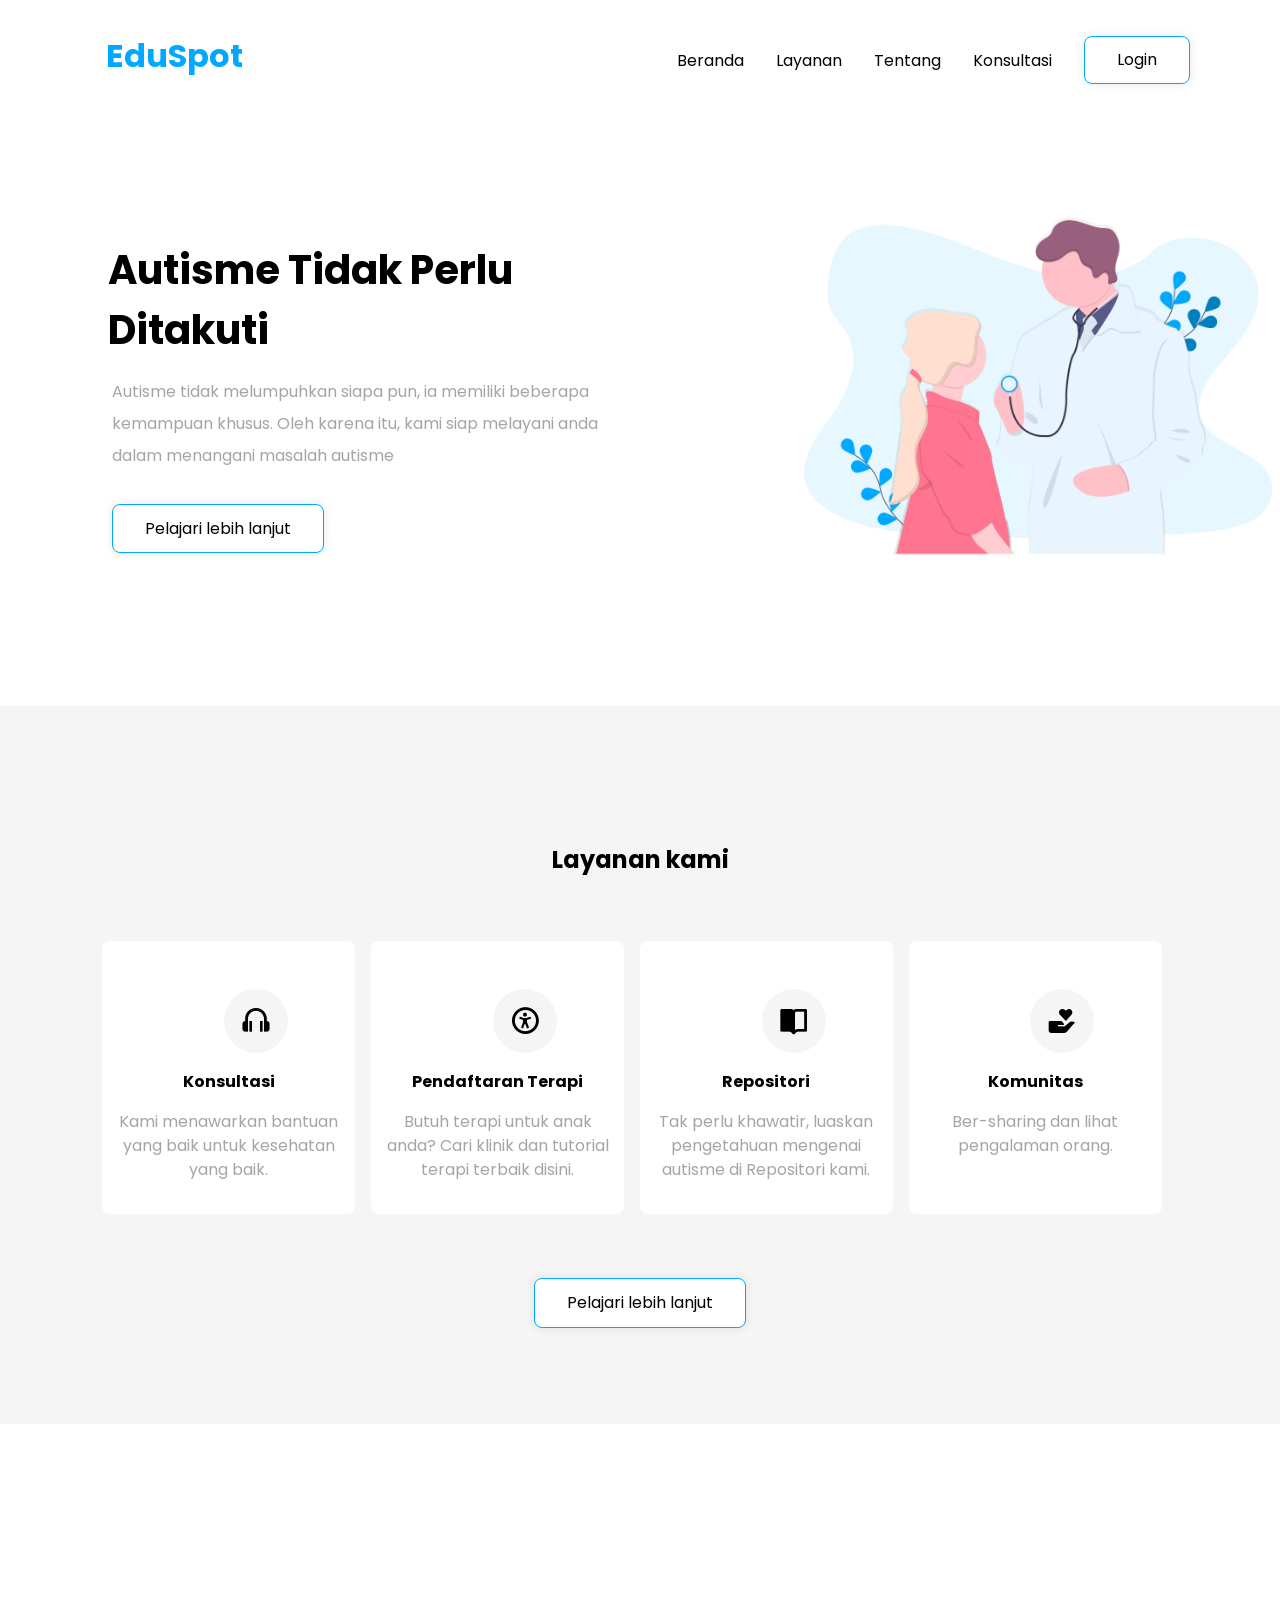
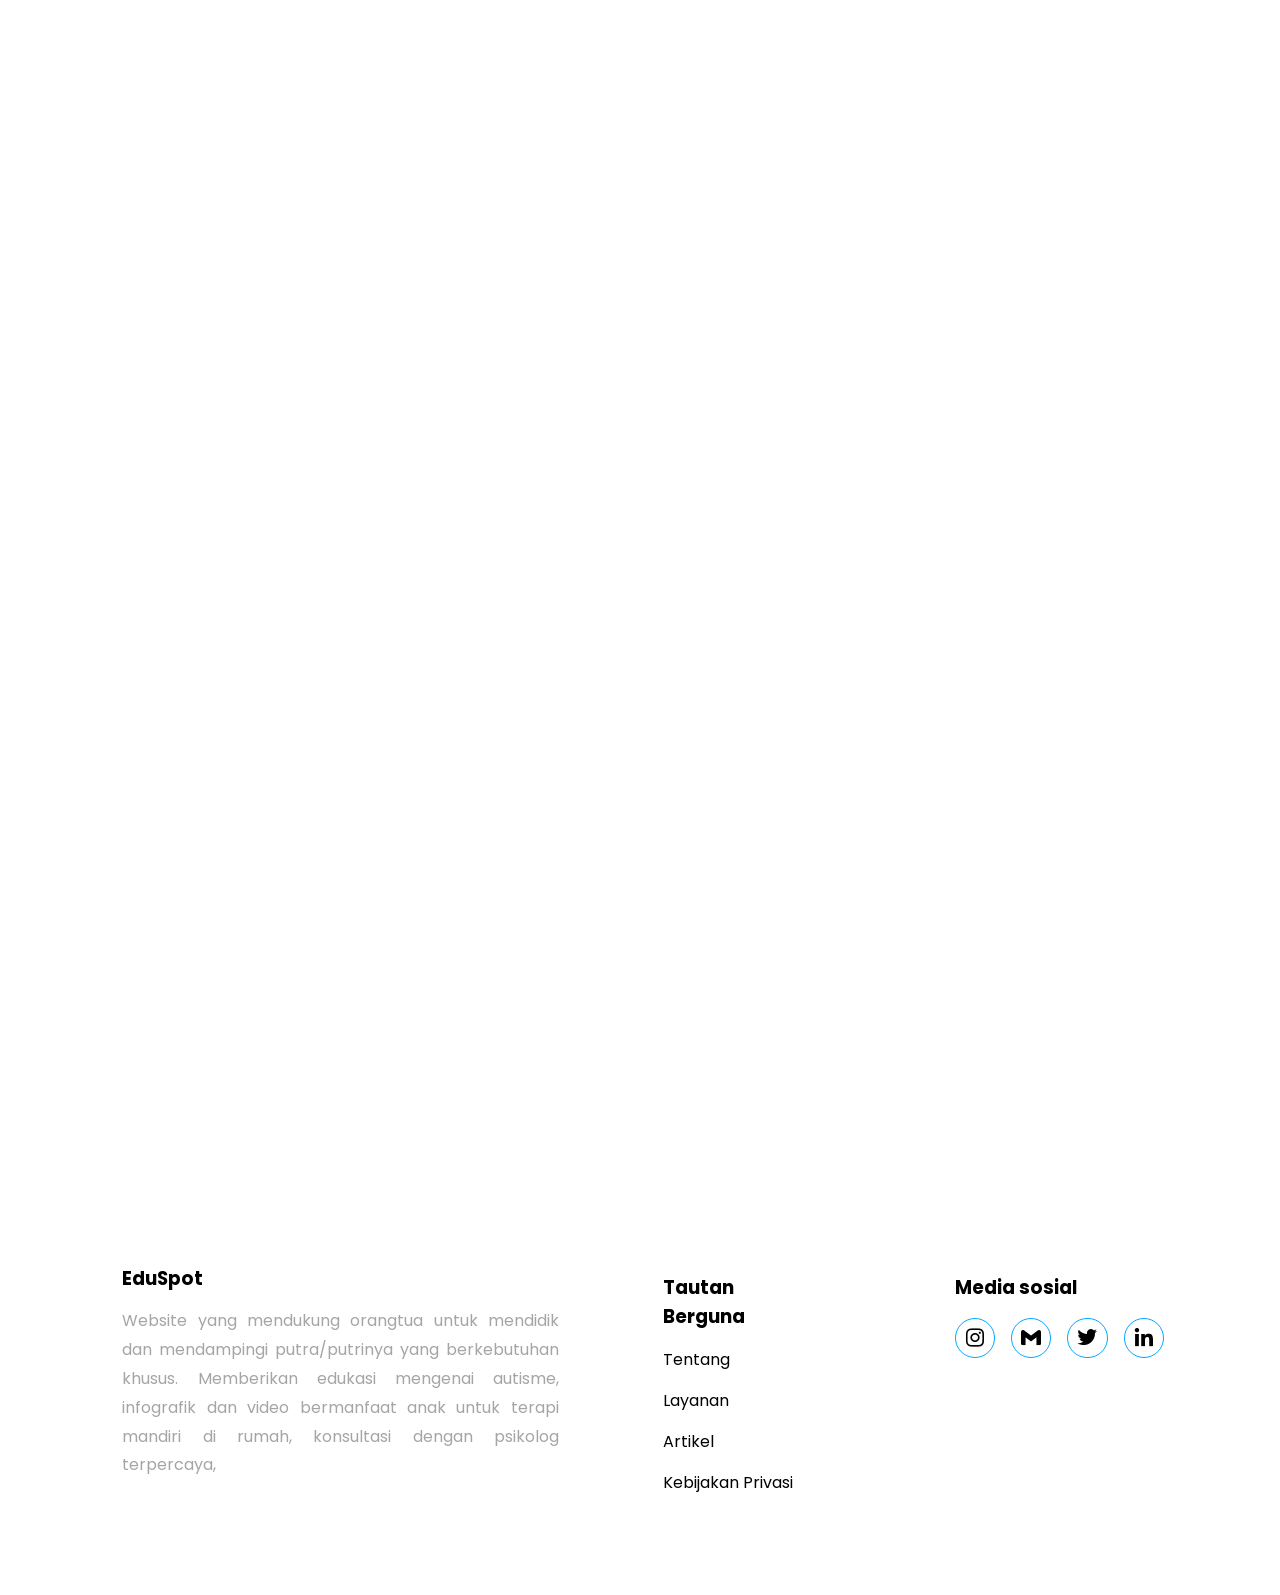
<file: index.html>
<!DOCTYPE html>
<html lang="en">
<head>
    <meta charset="UTF-8">
    <meta name="viewport" content="width=device-width, initial-scale=1.0">
    <title>EduSpot</title>

    <!-- CSS -->
    <link rel="stylesheet" href="Style/indexStyle.css">

    <!-- Boxicons -->
    <link rel="stylesheet" href="https://unpkg.com/boxicons@latest/css/boxicons.min.css">

    <!-- Google Font -->
    <link rel="preconnect" href="https://fonts.googleapis.com">
    <link rel="preconnect" href="https://fonts.gstatic.com" crossorigin>
    <link href="https://fonts.googleapis.com/css2?family=Kanit:wght@400;500&family=Poppins:ital,wght@0,100;0,200;0,300;0,400;0,500;0,600;0,700;0,800;0,900;1,100;1,200;1,300;1,400;1,500;1,600;1,700;1,800;1,900&display=swap" rel="stylesheet">
    
    <!-- Web Icon -->
    <link rel="icon" href="">

    <!-- transisi -->
    <link rel="stylesheet" href="https://unpkg.com/aos@next/dist/aos.css" />
</head>
<body>
    <header>
        <div class="EduSpot-Logo">
            <h1><a href="index.html">EduSpot</a></h1>
        </div>
        <div class="EduSpot-Menu">
            <ul>
                <li><a href="#">Beranda</a></li>
                <li><a href="#Service">Layanan</a></li>
                <li><a href="#about">Tentang</a></li>
                <li><a href="#consult">Konsultasi</a></li>
                <li><a href="login.html" class="btnLogin">Login</a></li>
            </ul>
        </div>
    </header>

    <article>
            
        <section class="Lorentza" data-aos="fade-up" data-aos-duration="1500">
        <div class="hero">
            <h1>Autisme Tidak Perlu <br>Ditakuti</h1>
            <p>Autisme tidak melumpuhkan siapa pun, ia memiliki beberapa kemampuan khusus. Oleh karena itu, kami siap melayani anda dalam menangani masalah autisme</p>
            <button class="btnLogin oreh resize">Pelajari lebih lanjut</button>
        </div>
        <div class="Meow">
            <img src="Img/docrot.png" alt="">
        </div>
            </section>

        
        <section class="Fateeh" id="Service" data-aos="fade-up" data-aos-duration="1500">
            <h2>Layanan kami</h2>
            <div class="Service-List">
                
                <div class="cardView">
                    <i class='bx bx-headphone'></i>
                    <h4>Konsultasi</h4>
                    <p>Kami menawarkan bantuan yang baik untuk kesehatan <br>yang baik.</p>
                </div>
                
                <div class="cardView">
                    <i class='bx bx-universal-access'></i>
                    <h4>Pendaftaran Terapi</h4>
                    <p>Butuh terapi untuk anak anda? Cari klinik dan tutorial terapi terbaik disini.</p>
                </div>
                <div class="cardView">
                    <i class='bx bxs-book-open' ></i>
                    <h4>Repositori</h4>
                    <p>Tak perlu khawatir, luaskan pengetahuan mengenai autisme di Repositori kami.</p>
                </div>
                <div class="cardView">
                    <i class='bx bxs-donate-heart'></i>
                    <h4>Komunitas</h4>
                    <p>Ber-sharing dan lihat pengalaman orang.</p>
                </div>
            </div>
            <div class="center">
                <button class="btnLogin resize">Pelajari lebih lanjut</button>
            </div>
            
        </section>


        <section id="about" data-aos="fade-up" data-aos-duration="1500">
            <h2>Tentang kami</h2>
            <div class="flex" style="justify-content: space-evenly;">
                <img src="Img/Docto2.jpeg" alt="">
                <div class="AboutList">
    
                    <div class="AboutCard">
                        <i class='bx bx-pencil' ></i>
                        <b>Apa itu EduSpot?</b>
                        <p>Website yang mendukung orangtua untuk mendidik dan mendampingi putra/putrinya yang berkebutuhan khusus.</p>
                    </div>
    
                    <div class="AboutCard">
                        <i class='bx bx-pin' ></i>
                        <b>Mengapa EduSpot Diciptakan?</b>
                        <p> Karena Eduspot memberikan edukasi mengenai autisme, infografik dan video bermanfaat anak untuk 
                            terapi mandiri di rumah, konsultasi dengan psikolog terpercaya </p>
                    </div>
                    
                </div>
            </div>
            
        </section>
        
        <section class="Ambraise" id="consult" data-aos="fade-up" data-aos-duration="1500">
            <div class="flex" style="justify-content: space-evenly;">
                <div class="DanHeng">
                    <h2>Mendorong, memotivasi dan <br>menerima</h2>
                    <p>
                        Bertanya lebih baik daripada menatap, Anda dapat menerima setelah Anda memiliki jawaban yang benar. Mari kita berjuang bersama untuk menang melawan kesedihan autisme
                    </p>
                    <a href="login.html"><button class="btnLogin resize">Pesan Sekarang</button></a>
                </div>
                <img src="Img/Doctor3.png" alt="">
            </div>
        </section>
    </article>
    
    <footer>
        <div class="Footer-About">
            <h3>EduSpot</h3>
            <p>Website yang mendukung orangtua untuk mendidik dan mendampingi putra/putrinya yang berkebutuhan khusus.
              Memberikan edukasi mengenai autisme, infografik dan video bermanfaat anak untuk 
                terapi mandiri di rumah, konsultasi dengan psikolog terpercaya, </p>
        </div>
        <div class="Footer-Links">
            <h3>Tautan Berguna</h3>
            <ul>
                <li><a href="#about">Tentang</a></li>
                <li><a href="#Service">Layanan</a></li>
                <li><a href="">Artikel</a></li>
                <li><a href="">Kebijakan Privasi</a></li>
            </ul>
        </div>
        <div class="Footer-Contacts">
            <h3>Media sosial</h3>
            <ul>
                <li><a href=""><i class='bx bxl-instagram' ></i></a></li>
                <li><a href=""><i class='bx bxl-gmail' ></i></a></li>
                <li><a href=""><i class='bx bxl-twitter' ></i></a></li>
                <li><a href=""><i class='bx bxl-linkedin' ></i></a></li>
            </ul>
        </div>
    </footer>

    <script src="https://unpkg.com/aos@next/dist/aos.js"></script>
	  <script>
	    AOS.init();
	  </script>
</body>
</html>
</file>
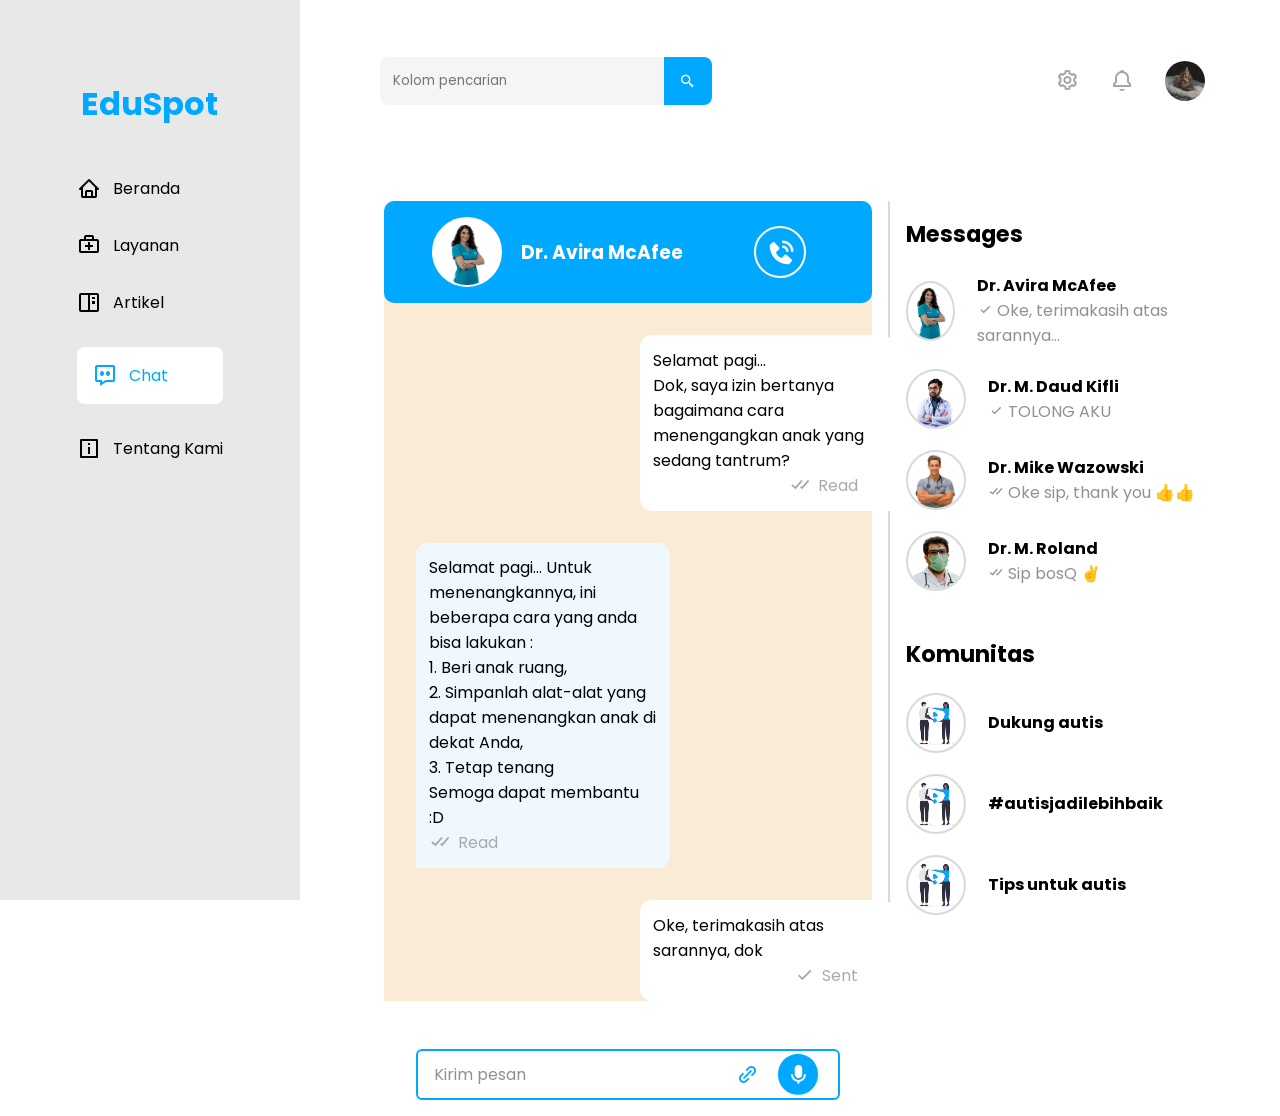
<file: chat.html>
<!DOCTYPE html>
<html lang="id">
<head>
    <meta charset="UTF-8">
    <meta name="viewport" content="width=device-width, initial-scale=1.0">
    <title>Chat | EduSpot</title>

    <!-- CSS -->
    <link rel="stylesheet" href="Style/mainStyle.css">
    <link rel="stylesheet" href="Style/chatStyle.css">

    <!-- Boxicon -->
    <link rel="stylesheet" href="https://unpkg.com/boxicons@latest/css/boxicons.min.css">

    <!-- Web Icon -->
    <link rel="icon" href="">

    <!-- Google Fonts -->
    <link rel="preconnect" href="https://fonts.googleapis.com">
    <link rel="preconnect" href="https://fonts.gstatic.com" crossorigin>
    <link href="https://fonts.googleapis.com/css2?family=Poppins:ital,wght@0,100;0,200;0,300;0,400;0,500;0,600;0,700;0,800;0,900;1,100;1,200;1,300;1,400;1,500;1,600;1,700;1,800;1,900&display=swap" rel="stylesheet">
</head>
<body>
    <header>
        <div class="EduSpot-Logo">
            <h1><a href="index.html">EduSpot</a></h1>
        </div>
        <div class="EduSpot-Menu">
            <ul>
                <li><a href="home.html"><i class='bx bx-home'></i> <div>Beranda</div></a></li>
                <li><a href="service.html"><i class='bx bx-first-aid'></i> <div>Layanan</div></a></li>
                <li><a href="article.html"><i class='bx bx-book-content' ></i> <div>Artikel</div></a></li>
                <li class="active"><a href="chat.html"><i class='bx bx-message-dots' ></i> <div>Chat</div></a></li>
                <li><a href="about.html"><i class='bx bx-info-square'></i> <div>Tentang Kami</div></a></li>
                <!-- <li><a href=""><i class='bx bx-info-circle'></i> <div>About</div></a></li> -->
                <!-- Pilih weh mau yg mana, aku rada bingung wkwkwk -->
            </ul>
        </div>
    </header>

    <section class="Topbar"> 
        <!-- ini kayak buat cover -->
            <br>
            <div class="pjqm flex-c-sb">            
                <div class="search-box flex">
                    <input type="text" placeholder="Kolom pencarian" id="search-input">
                    <i class='bx bx-search-alt-2' id="search-icon"></i>
                </div>
                <div class="settings flex-c-vert">
                    <i class='bx bx-cog'></i>
                    <i class='bx bx-bell' ></i>
                    <img src="Img/elgato.jpeg" alt="">
                </div>
            </div>
        </section>

    <section class="chat flex">
        <section class="chat-kolom">
            <div class="chat-topbar flex-c-sb">
                <div class="chat-profile flex-c-vert">
                    <img src="Img/profil-dokter1.png">
                    <h3>Dr. Avira McAfee</h3>
                </div>
                <div class="chat-call back">
                    <i class='bx bxs-phone-call'></i>
                </div>
            </div>
            <div class="chat-isi">
                <p class="message-sent">Selamat pagi... <br>
                Dok, saya izin bertanya bagaimana cara menengangkan anak yang sedang tantrum?
                <br> 
                <span class="check"><i class='bx bx-check-double'></i> Read</span>
                </p>
                <p class="message-receive">
                    Selamat pagi... Untuk menenangkannya, ini beberapa cara yang anda bisa lakukan : <br>
                    1. Beri anak ruang,<br>
                    2. Simpanlah alat-alat yang dapat menenangkan anak di dekat Anda,<br>
                    3. Tetap tenang<br>
                    Semoga dapat membantu :D
                    <br> <span class="check "><i class='bx bx-check-double'></i> Read</span>
                </p>
                <p class="message-sent">
                    Oke, terimakasih atas sarannya, dok
                    <br> 
                    <span class="check"><i class='bx bx-check' ></i>Sent</span>
                    <!-- hehe -->
                    <!-- hoho -->
                    <!-- haha -->
                    <!-- hihi -->
                    <!-- huhu -->
                </p>
            </div>

            <div class="input-box">
                <div class="input-field">
                    <input type="text" placeholder="Kirim pesan">
                    <i class='mic-circle bx bxs-microphone' ></i>
                    <i class='bx bx-link-alt' ></i>
                </div>
            </div>
        </section>

        <div class="divider-vert"></div>

        <aside>
            <h2>Messages</h2>
            <div class="chat-profile flex">
                <div class="flex-c-vert">
                    <img src="Img/profil-dokter1.png" alt="" style="object-fit: contain;">
                    <div class="kowkow">
                        <b>Dr. Avira McAfee</b>
                        <p><span class="check"><i class='bx bx-check' ></i></span> Oke, terimakasih atas sarannya...</p>
                    </div>
                </div>
            </div>

            <div class="chat-profile flex">
                <div class="flex-c-vert">
                    <img src="Img/profil-dokter2.png" alt="">
                    <div class="kowkow">
                        <b>Dr. M. Daud Kifli</b>
                        <p><span class="check"><i class='bx bx-check' ></i></span> TOLONG AKU</p>
                    </div>
                </div>
            </div>

            <div class="chat-profile flex">
                <div class="flex-c-vert">
                    <img src="Img/dr mike.png" alt="">
                    <div class="kowkow">
                        <b>Dr. Mike Wazowski</b>
                        <p><span class="check "><i class='bx bx-check-double'></i></span> Oke sip, thank you 👍👍</p>
                    </div>
                </div>
            </div>

            <div class="chat-profile flex">
                <div class="flex-c-vert">
                    <img src="Img/profil-dokter4.png" alt="">
                    <div class="kowkow">
                        <b>Dr. M. Roland</b>
                        <p><span class="check "><i class='bx bx-check-double'></i></span> Sip bosQ ✌️</p>
                    </div>
                </div>
            </div>
            <div class="gcnhj"></div>
            <br>
            <h2>Komunitas</h2>
            <div class="chat-profile flex">
                <div class="flex-c-vert">
                    <img src="Img/consult-card-img2.png">
                    <div class="kowkow">
                        <b><a href="community.html">Dukung autis</a></b>
                    </div>
                </div>
            </div>
            <div class="chat-profile flex">
                <div class="flex-c-vert">
                    <img src="Img/consult-card-img2.png">
                    <div class="kowkow">
                        <b>#autisjadilebihbaik</b>
                    </div>
                </div>
            </div>
            <div class="chat-profile flex">
                <div class="flex-c-vert">
                    <img src="Img/consult-card-img2.png">
                    <div class="kowkow">
                        <b>Tips untuk autis</b>
                    </div>
                </div>
            </div>
        </aside>
    </section>

</body>
</file>
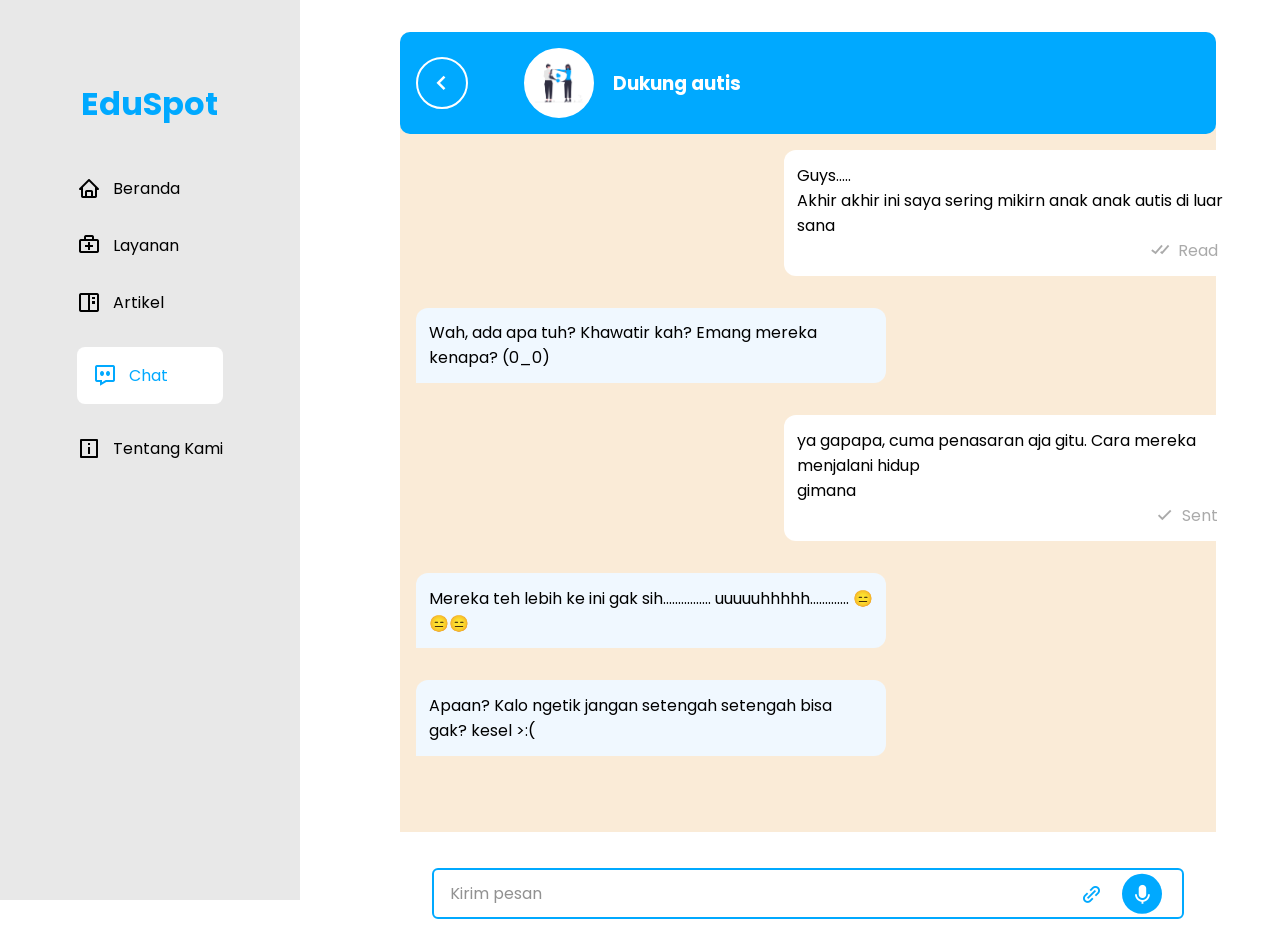
<file: community.html>
<!DOCTYPE html>
<html lang="id">
<head>
    <meta charset="UTF-8">
    <meta name="viewport" content="width=device-width, initial-scale=1.0">
    <title>Chat | EduSpot</title>

    <!-- CSS -->
    <link rel="stylesheet" href="Style/mainStyle.css">
    <link rel="stylesheet" href="Style/chatStyle.css">
    <link rel="stylesheet" href="Style/community.css">

    <!-- Boxicon -->
    <link rel="stylesheet" href="https://unpkg.com/boxicons@latest/css/boxicons.min.css">

    <!-- Web Icon -->
    <link rel="icon" href="">

    <!-- Google Fonts -->
    <link rel="preconnect" href="https://fonts.googleapis.com">
    <link rel="preconnect" href="https://fonts.gstatic.com" crossorigin>
    <link href="https://fonts.googleapis.com/css2?family=Poppins:ital,wght@0,100;0,200;0,300;0,400;0,500;0,600;0,700;0,800;0,900;1,100;1,200;1,300;1,400;1,500;1,600;1,700;1,800;1,900&display=swap" rel="stylesheet">
</head>
<body>
    <header>
        <div class="EduSpot-Logo">
            <h1><a href="index.html">EduSpot</a></h1>
        </div>
        <div class="EduSpot-Menu">
            <ul>
                <li><a href="home.html"><i class='bx bx-home'></i> <div>Beranda</div></a></li>
                <li><a href="service.html"><i class='bx bx-first-aid'></i> <div>Layanan</div></a></li>
                <li><a href="article.html"><i class='bx bx-book-content' ></i> <div>Artikel</div></a></li>
                <li class="active"><a href="chat.html"><i class='bx bx-message-dots' ></i> <div>Chat</div></a></li>
                <li><a href="about.html"><i class='bx bx-info-square'></i> <div>Tentang Kami</div></a></li>
                <!-- <li><a href=""><i class='bx bx-info-circle'></i> <div>About</div></a></li> -->
                <!-- Pilih weh mau yg mana, aku rada bingung wkwkwk -->
            </ul>
        </div>
    </header>
    <section class="chat"> 
        <section class="chat-kolom">
            <div class="chat-topbar flex-c-vert">
                <div class="center-parent back" onclick="location.href='chat.html'" style="margin-right: 1em;">
                    <i class='bx bx-chevron-left'></i>
                </div>
                <div class="chat-profile flex-c-vert">
                    <img src="Img/consult-card-img2.png">
                    <h3>Dukung autis</h3>
                </div>
            </div>
            <div class="chat-isi">
                <p class="message-sent">Guys..... <br>
                    Akhir akhir ini saya sering mikirn anak anak autis di luar <br>sana
                <br> 
                <span class="check"><i class='bx bx-check-double'></i> Read</span>
                </p>
                <p class="message-receive">
                    Wah, ada apa tuh? Khawatir kah? Emang mereka kenapa? (0_0)
                </p>
                <p class="message-sent">
                   ya gapapa, cuma penasaran aja gitu. Cara mereka menjalani hidup <br> gimana
                    <br> 
                    <span class="check"><i class='bx bx-check' ></i>Sent</span>
                    <!-- hehe -->
                    <!-- hoho -->
                    <!-- haha -->
                    <!-- hihi -->
                    <!-- huhu -->
                </p>
                <p class="message-receive">
                    Mereka teh lebih ke ini gak sih................ uuuuuhhhhh............. 😑😑😑
                </p>
                <p class="message-receive">
                    Apaan? Kalo ngetik jangan setengah setengah bisa gak? kesel >:( <!-- wkwkww -->
                </p>
                <div class="input-box">
                    <div class="input-field">
                        <input type="text" placeholder="Kirim pesan">
                        <i class='mic-circle bx bxs-microphone' ></i>
                        <i class='bx bx-link-alt' ></i>
                    </div>
                </div>
            </div>
        </section>
    </section>
</body>
</html>
</file>
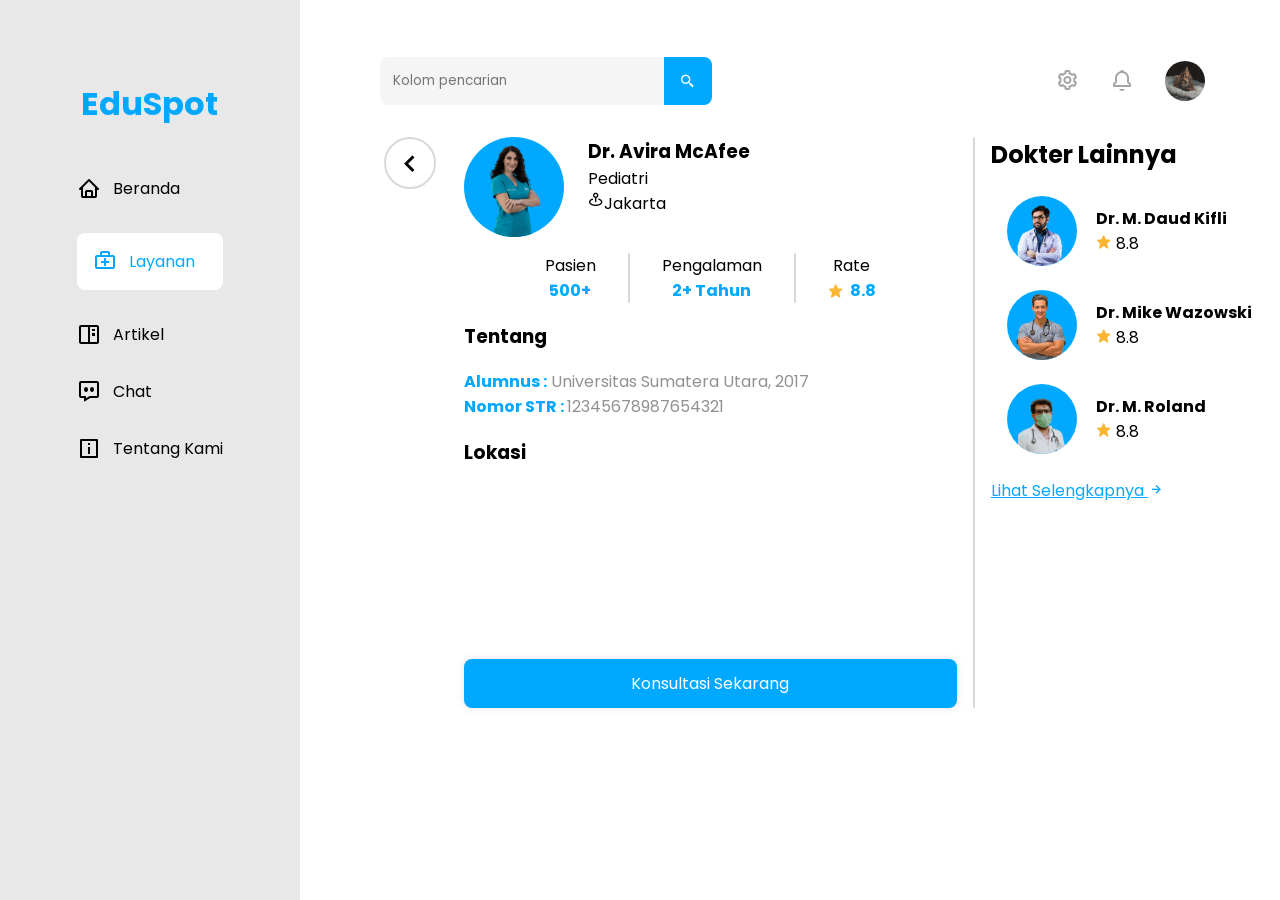
<file: consult-detail.html>
<!DOCTYPE html>
<html lang="id">
<head>
    <meta charset="UTF-8">
    <meta name="viewport" content="width=device-width, initial-scale=1.0">
    <title>Konsultasi | EduSpot</title>

    <!-- CSS -->
    <link rel="stylesheet" href="Style/mainStyle.css">
    <link rel="stylesheet" href="Style/cnslt&trp.css">

    <!-- Boxicon -->
    <link rel="stylesheet" href="https://unpkg.com/boxicons@latest/css/boxicons.min.css">

    <!-- Web Icon -->
    <link rel="icon" href="">

    <!-- Google Fonts -->
    <link rel="preconnect" href="https://fonts.googleapis.com">
    <link rel="preconnect" href="https://fonts.gstatic.com" crossorigin>
    <link href="https://fonts.googleapis.com/css2?family=Poppins:ital,wght@0,100;0,200;0,300;0,400;0,500;0,600;0,700;0,800;0,900;1,100;1,200;1,300;1,400;1,500;1,600;1,700;1,800;1,900&display=swap" rel="stylesheet">
</head>
<body>
    <header>
        <div class="EduSpot-Logo">
            <h1><a href="index.html">EduSpot</a></h1>
        </div>
        <div class="EduSpot-Menu">
            <ul>
                <li><a href="home.html"><i class='bx bx-home'></i> <div>Beranda</div></a></li>
                <li class="active"><a href="service.html"><i class='bx bx-first-aid'></i> <div>Layanan</div></a></li>
                <li><a href="article.html"><i class='bx bx-book-content' ></i> <div>Artikel</div></a></li>
                <li><a href="chat.html"><i class='bx bx-message-dots' ></i> <div>Chat</div></a></li>
                <li><a href="about.html"><i class='bx bx-info-square'></i> <div>Tentang Kami</div></a></li>
                <!-- <li><a href=""><i class='bx bx-info-circle'></i> <div>About</div></a></li> -->
                <!-- Pilih weh mau yg mana, aku rada bingung wkwkwk -->
            </ul>
        </div>
    </header>

    <section class="Topbar"> 
        <!-- ini kayak buat cover -->
        <br>
        <div class="pjqm flex-c-sb">            
            <div class="search-box flex">
                <input type="text" placeholder="Kolom pencarian" id="search-input">
                <i class='bx bx-search-alt-2' id="search-icon"></i>
            </div>
            <div class="settings flex-c-vert">
                <i class='bx bx-cog'></i>
                <i class='bx bx-bell' ></i>
                <img src="Img/elgato.jpeg" alt="">
            </div>
        </div>
    </section>

    <main class="consult-body flex">
        <div class="center-parent back" onclick="location.href='consult.html'" style="margin-right: 1em;">
            <i class='bx bx-chevron-left'></i>
        </div>
        <section class="consult-isi">
            <div class="flex">
                <img src="Img/profil-dokter1.png" alt="">
                <div class="profil-dok">
                    <h3 style="margin: auto;">Dr. Avira McAfee</h3>
                    <span>Pediatri</span>
                    <div class="flex">
                        <i class='bx bx-map-pin' ></i>
                        Jakarta
                    </div>
                </div>
            </div>
            <div class="center" style="margin-top: 1em;">
                <div class="pasien">
                    Pasien <br>
                    <b>500+</b>
                </div>
                <div class="divider-vert"></div>
                <div class="exp">
                    Pengalaman <br>
                    <b>2+ Tahun</b>
                </div>
                <div class="divider-vert"></div>
                <div class="rate">
                    Rate
                    <div class="rating flex-c-vert" >
                        <i class='bx bxs-star' style="margin-right: 0.4em;"></i><b>8.8</b>
                    </div>
                </div>
            </div>
            <h3>Tentang</h3>
            <p><b>Alumnus :</b> Universitas Sumatera Utara, 2017
            <br><b>Nomor STR : </b> 12345678987654321</p>

            <h3>Lokasi</h3>
            <iframe src="https://www.google.com/maps/embed?pb=!1m14!1m8!1m3!1d3963.7147856888355!2d106.7721426!3d-6.5576434!3m2!1i1024!2i768!4f13.1!3m3!1m2!1s0x2e69c488f8b42669%3A0x30e8c26fcadf8fb5!2sRS%20Hermina%20Bogor!5e0!3m2!1sen!2sus!4v1700206158065!5m2!1sen!2sus" width="400" height="300" style="border:0;" allowfullscreen="" loading="lazy" referrerpolicy="no-referrer-when-downgrade"></iframe>

            <button class="btnSubmit" onclick="location.href='chat.html'" style="margin-top: 1em;">Konsultasi Sekarang</button>
        </section>

        <div class="divider-vert" style="margin: 0 1em;"></div>

        <aside>
            <h2>Dokter Lainnya</h2>
            <div class="chat-profile flex">
                <div class="flex-c-vert">
                    <img src="Img/profil-dokter2.png" alt="" style="object-fit: cover;">
                    <div class="kowkow">
                        <b>Dr. M. Daud Kifli</b>
                        <div class="flex">
                            <div class="rating">
                                <i class='bx bxs-star'></i> 8.8
                            </div>
                        </div>
                    </div>
                </div>
            </div>

            <div class="chat-profile flex">
                <div class="flex-c-vert">
                    <img src="Img/dr mike.png" alt="">
                    <div class="kowkow">
                        <b>Dr. Mike Wazowski</b>
                        <div class="flex">
                            <div class="rating">
                                <i class='bx bxs-star'></i> 8.8
                            </div>
                        </div>
                    </div>
                </div>
            </div>

            <div class="chat-profile flex">
                <div class="flex-c-vert">
                    <img src="Img/profil-dokter4.png" alt="">
                    <div class="kowkow">
                        <b>Dr. M. Roland</b>
                        <div class="flex">
                            <div class="rating">
                                <i class='bx bxs-star'></i> 8.8
                            </div>
                        </div>
                    </div>
                </div>
            </div>

            <div class="artikel-readmore flex" style="text-decoration: underline;">
                <a href="">Lihat Selengkapnya <i class='bx bx-right-arrow-alt'></i></a>
            </div>
        </aside>
    </main>

</body>
</file>
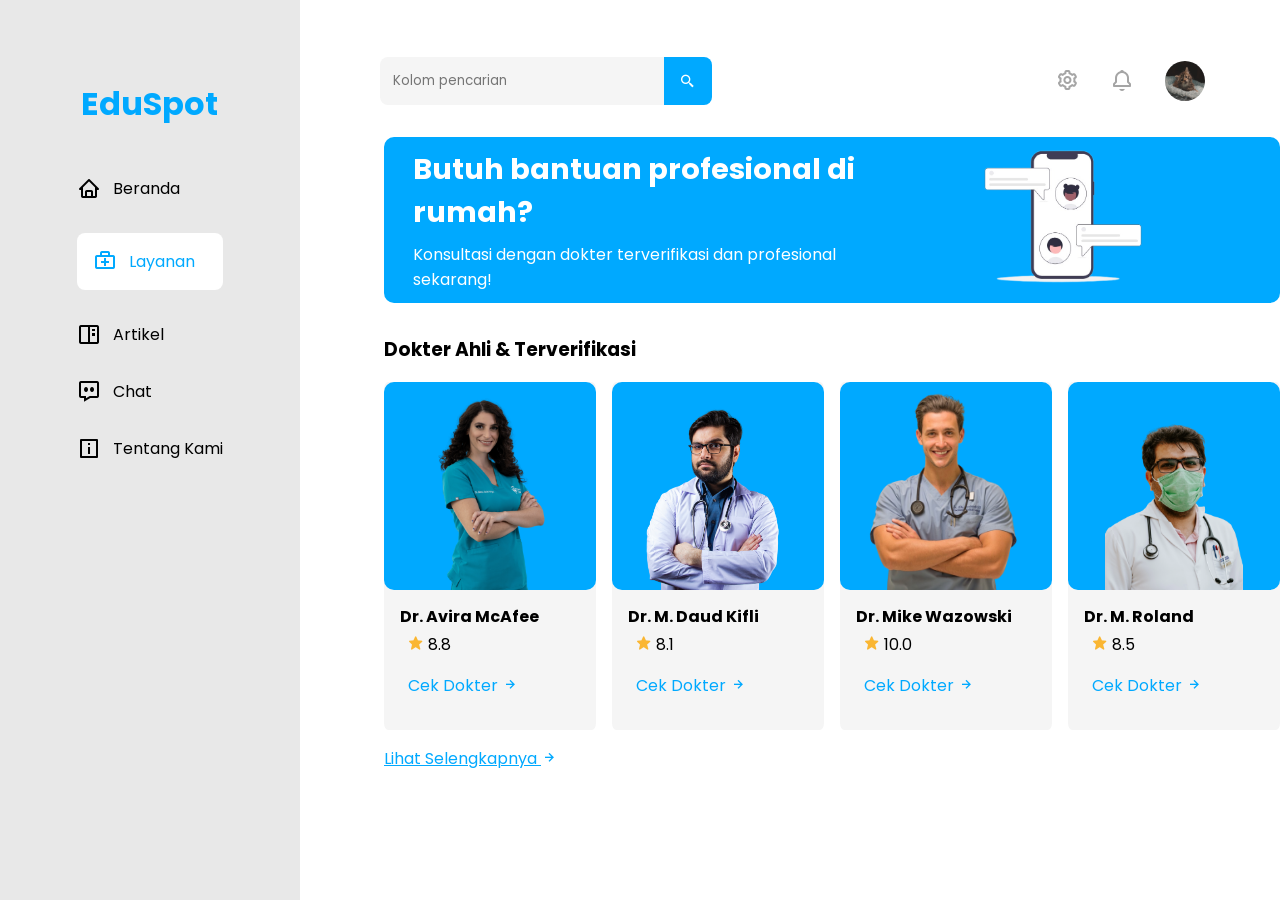
<file: consult.html>
<!DOCTYPE html>
<html lang="id">
<head>
    <meta charset="UTF-8">
    <meta name="viewport" content="width=device-width, initial-scale=1.0">
    <title>Kons | EduSpot</title>

    <!-- CSS -->
    <link rel="stylesheet" href="Style/mainStyle.css">
    <link rel="stylesheet" href="Style/cnslt&trp.css">

    <!-- Boxicon -->
    <link rel="stylesheet" href="https://unpkg.com/boxicons@latest/css/boxicons.min.css">

    <!-- Web Icon -->
    <link rel="icon" href="">

    <!-- Google Fonts -->
    <link rel="preconnect" href="https://fonts.googleapis.com">
    <link rel="preconnect" href="https://fonts.gstatic.com" crossorigin>
    <link href="https://fonts.googleapis.com/css2?family=Poppins:ital,wght@0,100;0,200;0,300;0,400;0,500;0,600;0,700;0,800;0,900;1,100;1,200;1,300;1,400;1,500;1,600;1,700;1,800;1,900&display=swap" rel="stylesheet">
</head>
<body>
    <header>
        <div class="EduSpot-Logo">
            <h1><a href="index.html">EduSpot</a></h1>
        </div>
        <div class="EduSpot-Menu">
            <ul>
                <li><a href="home.html"><i class='bx bx-home'></i> <div>Beranda</div></a></li>
                <li class="active"><a href="service.html"><i class='bx bx-first-aid'></i> <div>Layanan</div></a></li>
                <li><a href="article.html"><i class='bx bx-book-content' ></i> <div>Artikel</div></a></li>
                <li><a href="chat.html"><i class='bx bx-message-dots' ></i> <div>Chat</div></a></li>
                <li><a href="about.html"><i class='bx bx-info-square'></i> <div>Tentang Kami</div></a></li>
                <!-- <li><a href=""><i class='bx bx-info-circle'></i> <div>About</div></a></li> -->
                <!-- Pilih weh mau yg mana, aku rada bingung wkwkwk -->
            </ul>
        </div>
    </header>

    <section class="Topbar"> 
        <!-- ini kayak buat cover -->
        <br>
        <div class="pjqm flex-c-sb">            
            <div class="search-box flex">
                <input type="text" placeholder="Kolom pencarian" id="search-input">
                <i class='bx bx-search-alt-2' id="search-icon"></i>
            </div>
            <div class="settings flex-c-vert">
                <i class='bx bx-cog'></i>
                <i class='bx bx-bell' ></i>
                <img src="Img/elgato.jpeg" alt="">
            </div>
        </div>
    </section>


    <section class="jnhuf">
        <!-- ini buat yg kotak biru gede -->
        <!-- ini buat flex in gambar -->
           <div class="flex-c-sb">
           <!-- ini buat flex in gambar -->
               <div class="jniur">
                   <h2>Butuh bantuan profesional di rumah?</h2>
                   <p>Konsultasi dengan dokter terverifikasi dan profesional sekarang!</p>
               </div>
               
               
               <div class="hjgn">
                   <img src="Img/consult-bluecard-img.png" width="50%">
               </div>  
           </div>
           
    </section>

   <main class="consult-body">
        <h3>Dokter Ahli & Terverifikasi</h3>
        <div class="flex" style="margin-top: 1em;">
            <div class="article-lainnya" onclick="location.href='consult-detail.html'">
                <img src="Img/profil-dokter1.png">
                <h4>Dr. Avira McAfee</h4>
                <div class="flex">
                    <div class="rating">
                        <i class='bx bxs-star'></i> 8.8
                    </div>
                </div>
                <div class="flex">
                    <div class="artikel-readmore">
                        <a href="">Cek Dokter <i class='bx bx-right-arrow-alt'></i></a>
                    </div>
                </div>
            </div>
            <div class="article-lainnya">
                <img src="Img/profil-dokter2.png" style="object-fit: cover;">
                <h4>Dr. M. Daud Kifli</h4>
                <div class="flex">
                    <div class="rating">
                        <i class='bx bxs-star'></i> 8.1
                    </div>
                </div>
                <div class="flex">
                    <div class="artikel-readmore">
                        <a href="">Cek Dokter <i class='bx bx-right-arrow-alt'></i></a>
                    </div>
                </div>
            </div>
            <div class="article-lainnya">
                <img src="Img/dr mike.png">
                <h4>Dr. Mike Wazowski</h4>
                <div class="flex">
                    <div class="rating">
                        <i class='bx bxs-star'></i> 10.0
                    </div>
                </div>
                <div class="flex">
                    <div class="artikel-readmore">
                        <a href="">Cek Dokter <i class='bx bx-right-arrow-alt'></i></a>
                    </div>
                </div>
            </div>
            <div class="article-lainnya" style="margin: auto;">
                <img src="Img/profil-dokter4.png">
                <h4>Dr. M. Roland</h4>
                <div class="flex">
                    <div class="rating">
                        <i class='bx bxs-star'></i> 8.5
                    </div>
                </div>
                <div class="flex">
                    <div class="artikel-readmore">
                        <a href="">Cek Dokter <i class='bx bx-right-arrow-alt'></i></a>
                    </div>
                </div>
            </div>
        </div>
        <div class="artikel-readmore flex" style="text-decoration: underline;">
            <a href="">Lihat Selengkapnya <i class='bx bx-right-arrow-alt'></i></a>
        </div>
    </main>

</body>
</file>
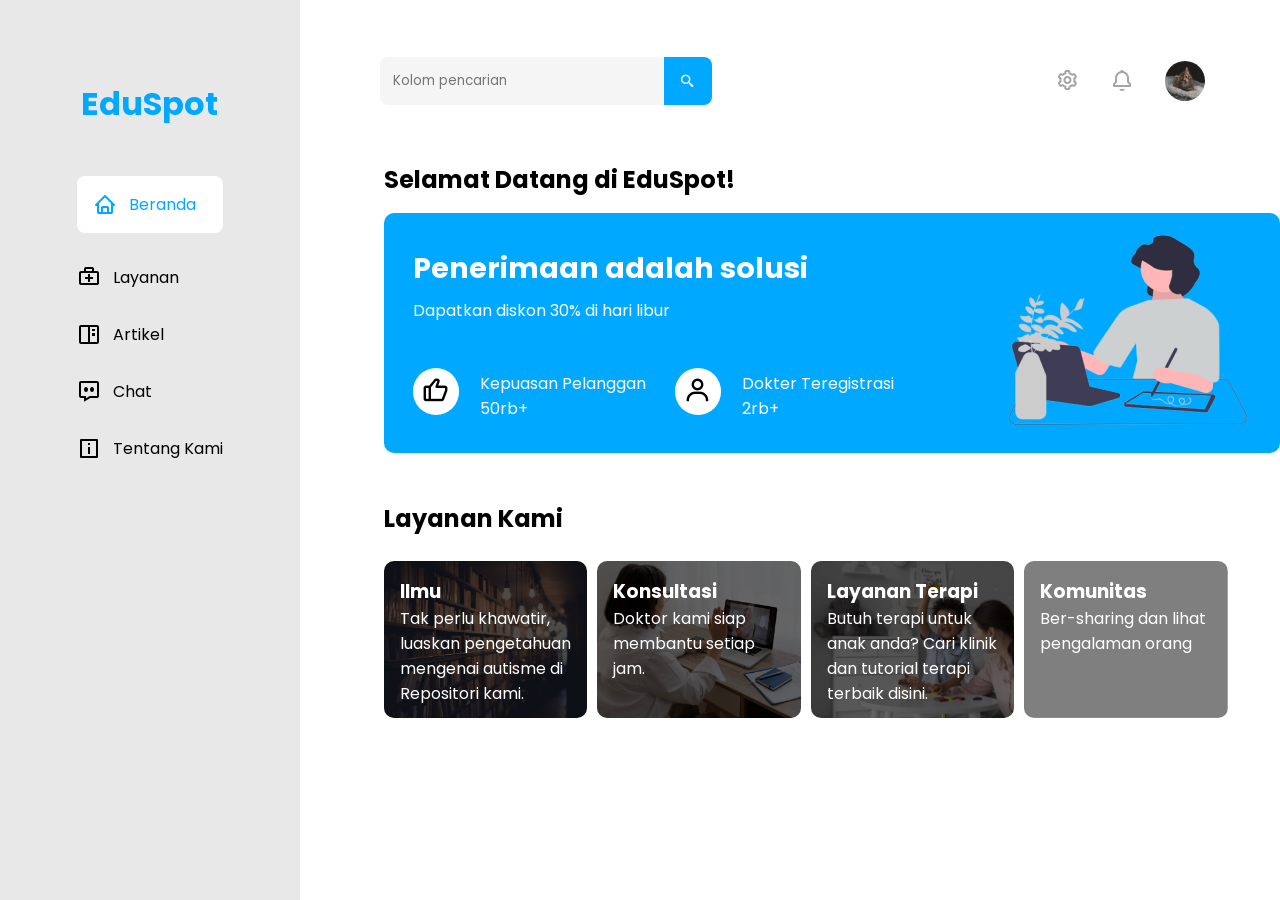
<file: home.html>
<!DOCTYPE html>
<html lang="id">
<head>
    <meta charset="UTF-8">
    <meta name="viewport" content="width=device-width, initial-scale=1.0">
    <title>Beranda | EduSpot</title>

    <!-- CSS -->
    <link rel="stylesheet" href="Style/mainStyle.css">

    <!-- Boxicon -->
    <link rel="stylesheet" href="https://unpkg.com/boxicons@latest/css/boxicons.min.css">

    <!-- Web Icon -->
    <link rel="icon" href="">

    <!-- Google Fonts -->
    <link rel="preconnect" href="https://fonts.googleapis.com">
    <link rel="preconnect" href="https://fonts.gstatic.com" crossorigin>
    <link href="https://fonts.googleapis.com/css2?family=Poppins:ital,wght@0,100;0,200;0,300;0,400;0,500;0,600;0,700;0,800;0,900;1,100;1,200;1,300;1,400;1,500;1,600;1,700;1,800;1,900&display=swap" rel="stylesheet">
</head>
<body id="homeBody">
    <header>
        <div class="EduSpot-Logo">
            <h1><a href="index.html">EduSpot</a></h1>
        </div>
        <div class="EduSpot-Menu">
            <ul>
                <li class="active"><a href="home.html"><i class='bx bx-home'></i> <div>Beranda</div></a></li>
                <li><a href="service.html"><i class='bx bx-first-aid'></i> <div>Layanan</div></a></li>
                <li><a href="article.html"><i class='bx bx-book-content' ></i> <div>Artikel</div></a></li>
                <li><a href="chat.html"><i class='bx bx-message-dots' ></i> <div>Chat</div></a></li>
                <li><a href="about.html"><i class='bx bx-info-square'></i> <div>Tentang Kami</div></a></li>
                <!-- <li><a href=""><i class='bx bx-info-circle'></i> <div>About</div></a></li> -->
                <!-- Pilih weh mau yg mana, aku rada bingung wkwkwk -->
            </ul>
        </div>
    </header>
    
    <!-- ini kayak buat cover -->
    <section class="Topbar"> 
    <!-- ini kayak buat cover -->
        <br>
        <div class="pjqm flex-c-sb">            
            <div class="search-box flex">
                <input type="text" placeholder="Kolom pencarian" id="search-input">
                <i class='bx bx-search-alt-2' id="search-icon"></i>
            </div>
            <div class="settings flex-c-vert">
                <i class='bx bx-cog'></i>
                <i class='bx bx-bell' ></i>
                <img src="Img/elgato.jpeg" alt="">
            </div>
        </div>
    </section>
    <section class="nhcef">
        <br>
        <h1>Selamat Datang di EduSpot!</h1>
        <!-- ini buat yg kotak biru gede -->
        <div class="jnhuf">
         <!-- ini buat yg kotak biru gede -->
            
         <!-- ini buat flex in gambar -->
            <div class="flex-c-sb">
            <!-- ini buat flex in gambar -->
                <div class="jniur">
                    <h2>Penerimaan adalah solusi</h2>
                    <p>Dapatkan diskon 30% di hari libur</p>
                    <div class="flex">
                        <!-- buat miringin icon dan tulisan -->
                        <div class="hjvd flex-c-vert">
                            <!-- buat miringin icon dan tulisan -->
                            <div class="jnjs">
                                <i class='bx bx-like'></i>
                            </div>
                            <div class="jhidx">
                                <p>Kepuasan Pelanggan <br>50rb+</p>
                            </div>
                        </div>
                        <div class="hjvd flex-c-vert">
                            <div class="jnjs">
                                <i class='bx bx-user'></i>
                            </div>
                            <div class="jhidx">
                                <p>Dokter Teregistrasi <br>2rb+</p>
                            </div>
                        </div>
                        
                    </div>
                </div>
                
                
                <div class="hjgn">
                    <img src="Img/orang-lagi-nulis.png">
                </div>  
            </div>
            
        </div>

        <h1 style="margin-top: 2em;">Layanan Kami</h1>
        <br>
        <div class="home-cardlist flex">
            <div class="home-card" id="home-card1">
                <h3>Ilmu</h3>
                <p>Tak perlu khawatir, luaskan pengetahuan mengenai autisme di Repositori kami.</p>
            </div>
            <div class="home-card" id="home-card2">
                <h3>Konsultasi</h3>
                <p>Doktor kami siap membantu setiap jam.</p>
            </div>
            <div class="home-card" id="home-card3">
                <h3>Layanan Terapi</h3>
                <p>Butuh terapi untuk anak anda? Cari klinik dan tutorial terapi terbaik disini.</p>
            </div>
            <div class="home-card" id="home-card4">
                <h3>Komunitas</h3>
                <p>Ber-sharing dan lihat pengalaman orang </p>
            </div>
        </div>
    </section>

</body>
</html>
</file>
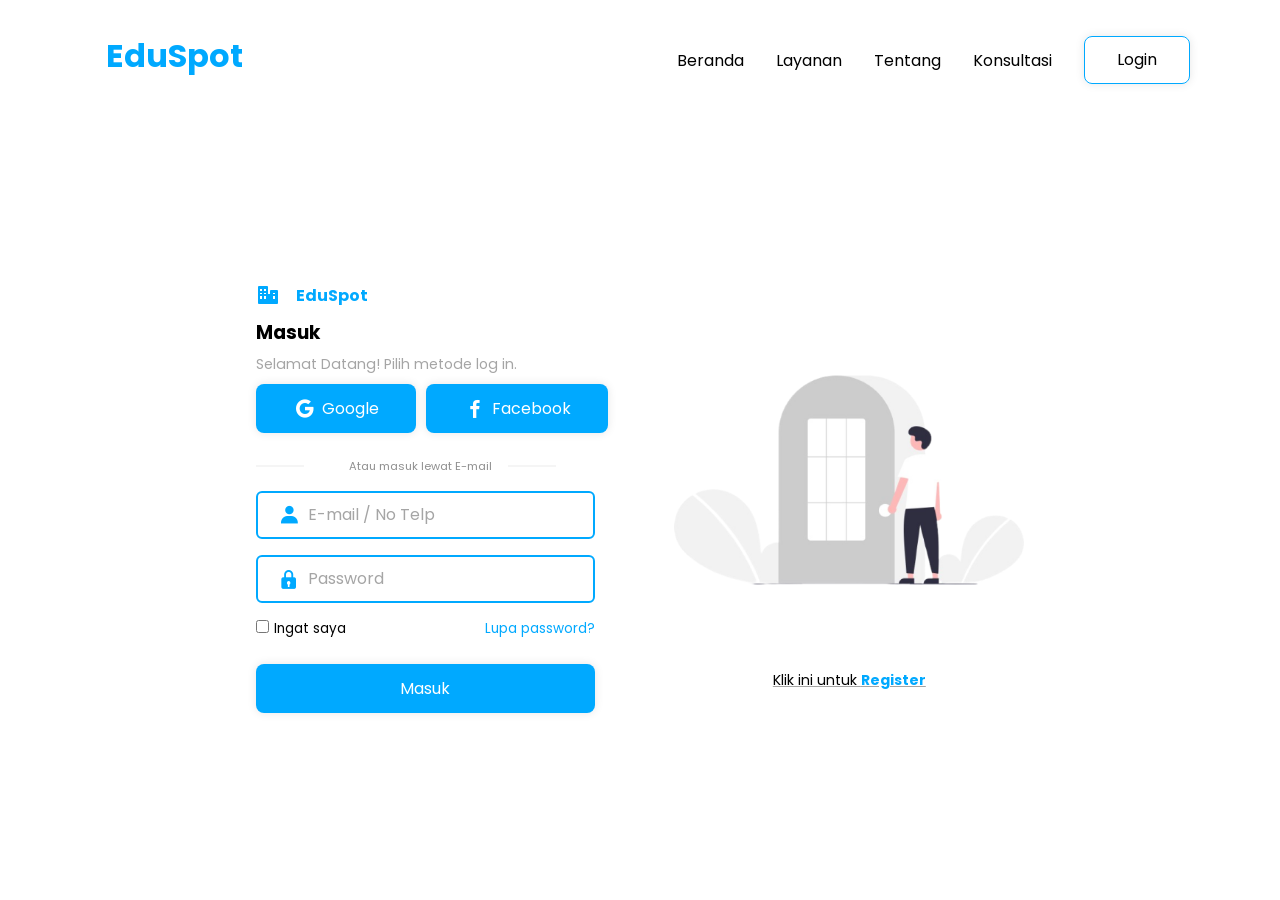
<file: login.html>
<!DOCTYPE html>
<html lang="en">
<head>
    <meta charset="UTF-8">
    <meta name="viewport" content="width=device-width, initial-scale=1.0">
    <title>Login | Eduspot</title>
    <link rel="stylesheet" href="https://unpkg.com/aos@next/dist/aos.css" />
    <link rel="preconnect" href="https://fonts.gstatic.com" crossorigin>

    <!-- CSS -->
    <link rel="stylesheet" href="Style/loginStyle.css">
    <link rel="stylesheet" href="Style/indexStyle.css">

    <!-- Boxicon -->
    <link rel="stylesheet" href="https://unpkg.com/boxicons@latest/css/boxicons.min.css">
    
    <!-- Web Icon -->
    <link rel="icon" href="">

    <!-- Google Font -->
    <link rel="preconnect" href="https://fonts.googleapis.com">
    <link rel="preconnect" href="https://fonts.gstatic.com" crossorigin>
    <link href="https://fonts.googleapis.com/css2?family=Kanit:wght@400;500&family=Poppins:ital,wght@0,100;0,200;0,300;0,400;0,500;0,600;0,700;0,800;0,900;1,100;1,200;1,300;1,400;1,500;1,600;1,700;1,800;1,900&display=swap" rel="stylesheet">
</head>
<body class="register-body">
    <header>
        <div class="EduSpot-Logo">
            <h1><a href="index.html">EduSpot</a></h1>
        </div>
        <div class="EduSpot-Menu">
            <ul>
                <li><a href="#">Beranda</a></li>
                <li><a href="#Service">Layanan</a></li>
                <li><a href="#about">Tentang</a></li>
                <li><a href="#consult">Konsultasi</a></li>
                <li><a href="login.html" class="btnLogin">Login</a></li>
            </ul>
        </div>
    </header>

    <div class="ghj" data-aos="fade-up" data-aos-duration="1500">
        <!-- <div ></div> -->
        <div class="itu">
            <div class="fggr">
                <div class="ljh">
                    <i class='bx bxs-business'></i>
                </div>

                <div class="httf">
                    <h4>EduSpot</h4>
                </div>
            </div>
            <h3>Masuk</h3>
            <p>Selamat Datang! Pilih metode log in.</p>
            <div class="buatflex">
                <div class="googlenihboss">
                    <button type="button" class="btnSubmit" onclick="location.href='home.html'">
                        <i class='bx bxl-google'></i>  <div>Google</div>
                    </button>
                </div>
                <div class="googlenihboss" style="margin-left: 10px;">
                    <button type="button" class="btnSubmit" onclick="location.href='home.html'">
                        <i class='bx bxl-facebook'></i>  Facebook</button>
                </div>
            </div>
            <div class="hieg">
                <div class="ihgr">
                    
                </div>
                <div class="dfsv">
                    <li>Atau masuk lewat E-mail</li>
                </div>
                <div class="ihgr" style="margin-left: 1em;">
                    
                </div>
            </div>
            <div class="input-box">
                <div class="input-field" style="width: 100%;">
                    <input type="email" placeholder="E-mail / No Telp" required>
                    <i class='bx bxs-user'></i>
                </div>
                <div class="input-field" style="width: 100%;">
                    <input type="password" placeholder="Password" required>
                    <i class="bx bxs-lock"></i>
                </div>
            </div>
            
            <div class="remember">
                <label><input type="checkbox">Ingat saya</label>
                <a href="home.html">Lupa password?</a>
            </div>
            <br>
            <button type="submit" class="btnSubmit" onclick="location.href='home.html'">Masuk</button>
        </div>
        <div class="ini">
            <img src="Img/Orang masuk pintu.png" alt="" width="350">
            <p><a href="register.html">Klik ini untuk <b>Register</b></a></p>
        </div>
    </div>
    
      <script src="https://unpkg.com/aos@next/dist/aos.js"></script>
	  <script>
	    AOS.init();
	  </script>
</body>
</html>
</file>
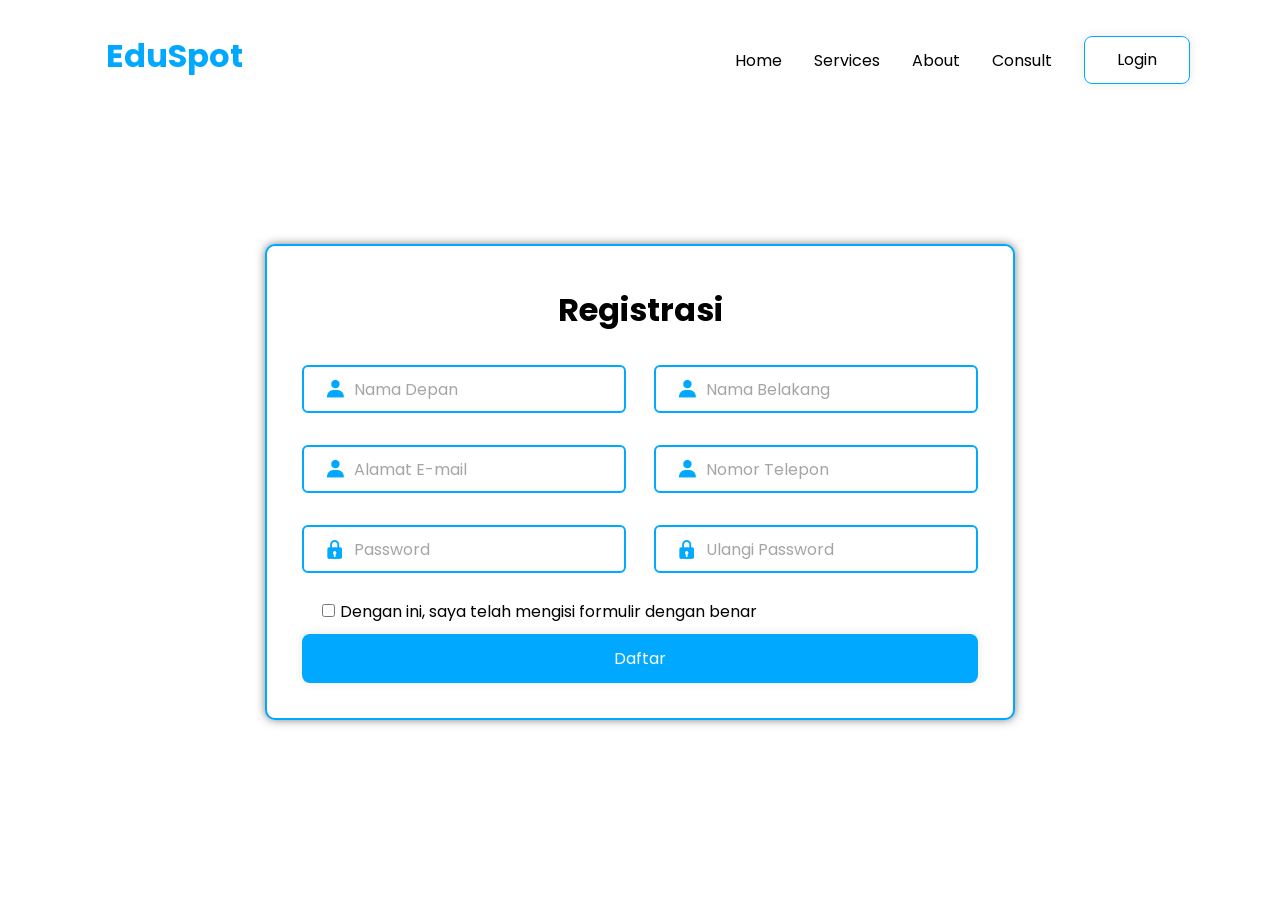
<file: register.html>
<!DOCTYPE html>
<html lang="en">
<head>
    <meta charset="UTF-8">
    <meta name="viewport" content="width=device-width, initial-scale=1.0">
    <title>Register | EduSpot</title>

    <!-- CSS -->
    <link rel="stylesheet" href="Style/indexStyle.css">
    <link rel="stylesheet" href="Style/loginStyle.css">

    <!-- Boxicon -->
    <link rel="stylesheet" href="https://unpkg.com/boxicons@latest/css/boxicons.min.css">

    <!-- Web Icon -->
    <link rel="icon" href="">

     <!-- transisi -->
     <link rel="stylesheet" href="https://unpkg.com/aos@next/dist/aos.css" />

    <!-- Google Fonts -->
    <link rel="preconnect" href="https://fonts.googleapis.com">
    <link rel="preconnect" href="https://fonts.gstatic.com" crossorigin>
    <link href="https://fonts.googleapis.com/css2?family=Kanit:wght@400;500&family=Poppins:ital,wght@0,100;0,200;0,300;0,400;0,500;0,600;0,700;0,800;0,900;1,100;1,200;1,300;1,400;1,500;1,600;1,700;1,800;1,900&display=swap" rel="stylesheet">
</head>
<body class="register-body">
    <header>
        <div class="EduSpot-Logo">
            <h1><a href="index.html">EduSpot</a></h1>
        </div>
        <div class="EduSpot-Menu">
            <ul>
                <li><a href="index.html">Home</a></li>
                <li><a href="index.html#Service">Services</a></li>
                <li><a href="index.html#about">About</a></li>
                <li><a href="index.html#consult">Consult</a></li>
                <li><a href="login.html" class="btnLogin">Login</a></li>
            </ul>
        </div>
    </header>   

    <!-- IDE : TAMBAH GAMBAR SAMPING KOTAK REGISTER -->
    <section class="register" data-aos="fade-up" data-aos-duration="1500">
        <form action="">
            <h1>Registrasi</h1>

            <div class="input-box">
                <div class="input-field">
                    <input type="text" placeholder="Nama Depan" required>
                    <i class="bx bxs-user"></i>
                </div>
                <div class="input-field">
                    <input type="text" placeholder="Nama Belakang" required>
                    <i class="bx bxs-user"></i>
                </div>
            </div>
            <div class="input-box">
                <div class="input-field">
                    <input type="email" placeholder="Alamat E-mail" required>
                    <i class="bx bxs-user"></i>
                </div>
                <div class="input-field">
                    <input type="tel" placeholder="Nomor Telepon" required>
                    <i class="bx bxs-user"></i>
                </div>
            </div>
            <div class="input-box">
                <div class="input-field">
                    <input type="password" placeholder="Password" required>
                    <i class="bx bxs-lock"></i>
                </div>
                <div class="input-field">
                    <input type="password" placeholder="Ulangi Password" required>
                    <i class="bx bxs-lock"></i>
                </div>
            </div>

            <label><input type="checkbox">Dengan ini, saya telah mengisi formulir dengan benar</label>

            <button type="submit" class="btnSubmit" onclick="location.href='home.html'">Daftar</button>
        </form>
    </section>

    <script src="https://unpkg.com/aos@next/dist/aos.js"></script>
	  <script>
	    AOS.init();
	  </script>
</body>
</html>
</file>
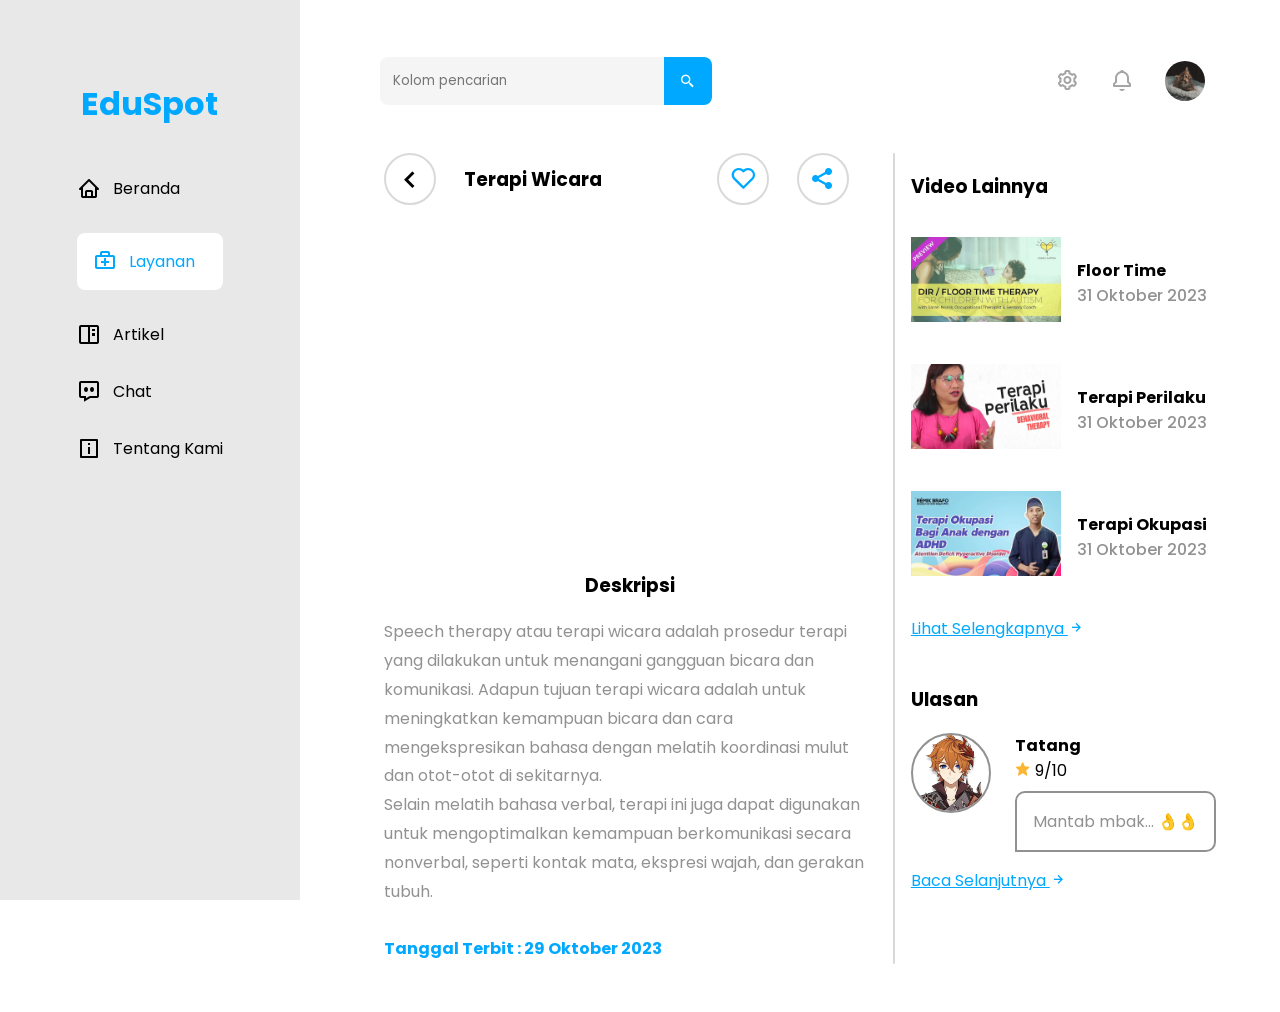
<file: terapi-diy.html>
<!DOCTYPE html>
<html lang="id">
<head>
    <meta charset="UTF-8">
    <meta name="viewport" content="width=device-width, initial-scale=1.0">
    <title>Terapi | EduSpot</title>

    <!-- CSS -->
    <link rel="stylesheet" href="Style/mainStyle.css">
    <link rel="stylesheet" href="Style/cnslt&trp.css">

    <!-- Boxicon -->
    <link rel="stylesheet" href="https://unpkg.com/boxicons@latest/css/boxicons.min.css">

    <!-- Web Icon -->
    <link rel="icon" href="">

    <!-- Google Fonts -->
    <link rel="preconnect" href="https://fonts.googleapis.com">
    <link rel="preconnect" href="https://fonts.gstatic.com" crossorigin>
    <link href="https://fonts.googleapis.com/css2?family=Poppins:ital,wght@0,100;0,200;0,300;0,400;0,500;0,600;0,700;0,800;0,900;1,100;1,200;1,300;1,400;1,500;1,600;1,700;1,800;1,900&display=swap" rel="stylesheet">
</head>
<body>
    <header>
        <div class="EduSpot-Logo">
            <h1><a href="index.html">EduSpot</a></h1>
        </div>
        <div class="EduSpot-Menu">
            <ul>
                <li><a href="home.html"><i class='bx bx-home'></i> <div>Beranda</div></a></li>
                <li class="active"><a href="service.html"><i class='bx bx-first-aid'></i> <div>Layanan</div></a></li>
                <li><a href="article.html"><i class='bx bx-book-content' ></i> <div>Artikel</div></a></li>
                <li><a href="chat.html"><i class='bx bx-message-dots' ></i> <div>Chat</div></a></li>
                <li><a href="about.html"><i class='bx bx-info-square'></i> <div>Tentang Kami</div></a></li>
                <!-- <li><a href=""><i class='bx bx-info-circle'></i> <div>About</div></a></li> -->
                <!-- Pilih weh mau yg mana, aku rada bingung wkwkwk -->
            </ul>
        </div>
    </header>

    <section class="Topbar"> 
        <!-- ini kayak buat cover -->
        <br>
        <div class="pjqm flex-c-sb">            
            <div class="search-box flex">
                <input type="text" placeholder="Kolom pencarian" id="search-input">
                <i class='bx bx-search-alt-2' id="search-icon"></i>
            </div>
            <div class="settings flex-c-vert">
                <i class='bx bx-cog'></i>
                <i class='bx bx-bell' ></i>
                <img src="Img/elgato.jpeg" alt="">
            </div>
        </div>
    </section>

   <main class="therapy-body flex">
       <section class="consult-isi">
            <div class="flex-c-sb">
                <div class="flex-c-vert">
                    <div class="center-parent back" onclick="location.href='terapi.html'" style="margin-right: 1em;">
                        <i class='bx bx-chevron-left'></i>
                    </div>
                    <div class="profil-dok">
                        <h3 style="margin: auto;">Terapi Wicara</h3>
                    </div>
                </div>
                <div class="flex-c-vert">
                    <div class="center-parent back" style="margin-right: 1em;">
                        <i class='bx bx-heart' style="font-size: 1em; color: var(--base-color);"></i>
                    </div>
                    <div class="center-parent back" style="margin-right: 1em;">
                        <i class='bx bxs-share-alt' style="font-size: 1em; color: var(--base-color);"></i>
                    </div>
                </div>

            </div>

            <div class="center-parent" style="margin-top: 1em;">
                <iframe width="560" height="315" src="https://www.youtube.com/embed/b6GxUOLyiJs?si=sxbUdPxWTo9l2bZe" title="YouTube video player" frameborder="0" allow="accelerometer; autoplay; clipboard-write; encrypted-media; gyroscope; picture-in-picture; web-share" allowfullscreen></iframe>
            </div>

            <h3 class="center">Deskripsi</h3>
            <p style="line-height: 1.8em;">Speech therapy atau terapi wicara adalah prosedur terapi yang dilakukan untuk menangani gangguan bicara dan komunikasi. Adapun tujuan terapi wicara adalah untuk meningkatkan kemampuan bicara dan cara mengekspresikan bahasa dengan melatih koordinasi mulut dan otot-otot di sekitarnya.
            <br>
            Selain melatih bahasa verbal, terapi ini juga dapat digunakan untuk mengoptimalkan kemampuan berkomunikasi secara nonverbal, seperti kontak mata, ekspresi wajah, dan gerakan tubuh.
            <br><br>
            <b>Tanggal Terbit : 29 Oktober 2023</b>
            </p>

            
        </section>

        <div class="divider-vert" style="margin: 0 1em;"></div>

        <aside>
            <h3>Video Lainnya</h3>
            <div class="jadwal-list flex-c-vert">
                <div class="jadwal-img">
                    <img src="Img/hq720.jpg" alt="">
                </div>
                <div>
                    <b>Floor Time</b>
                    <p>31 Oktober 2023</p>
                </div>
            </div>

            <div class="jadwal-list flex-c-vert">
                <div class="jadwal-img">
                    <img src="Img/hq721.jpg" alt="">
                </div>
                <div>
                    <b>Terapi Perilaku</b>
                    <p>31 Oktober 2023</p>
                </div>
            </div>

            <div class="jadwal-list flex-c-vert">
                <div class="jadwal-img">
                    <img src="Img/hq722.jpg" alt="">
                </div>
                <div>
                    <b>Terapi Okupasi</b>
                    <p>31 Oktober 2023</p>
                </div>
            </div>

            <div class="artikel-readmore flex" style="text-decoration: underline;">
                <a href="">Lihat Selengkapnya <i class='bx bx-right-arrow-alt'></i></a>
            </div>
            <br>
            <section class="comment-section">
                <h3>Ulasan</h3>
                <div class="flex">
                    <img src="Img/Tartaglia_Icon.jpg" alt="" style="margin-right: 1.5em;">
                    <div>
                        <h4>Tatang</h4>
                        <div class="flex">
                            <div class="rating">
                                <i class='bx bxs-star'></i> 9/10
                            </div>
                        </div>
                        <p class="comment">Mantab mbak... 👌👌</p>
                    </div>
                </div>

                <div class="artikel-readmore flex" style="text-decoration: underline;">
                    <a href="">Baca Selanjutnya <i class='bx bx-right-arrow-alt'></i></a>
                </div>
            </section>

        </aside>
    </main>

</body>
</file>
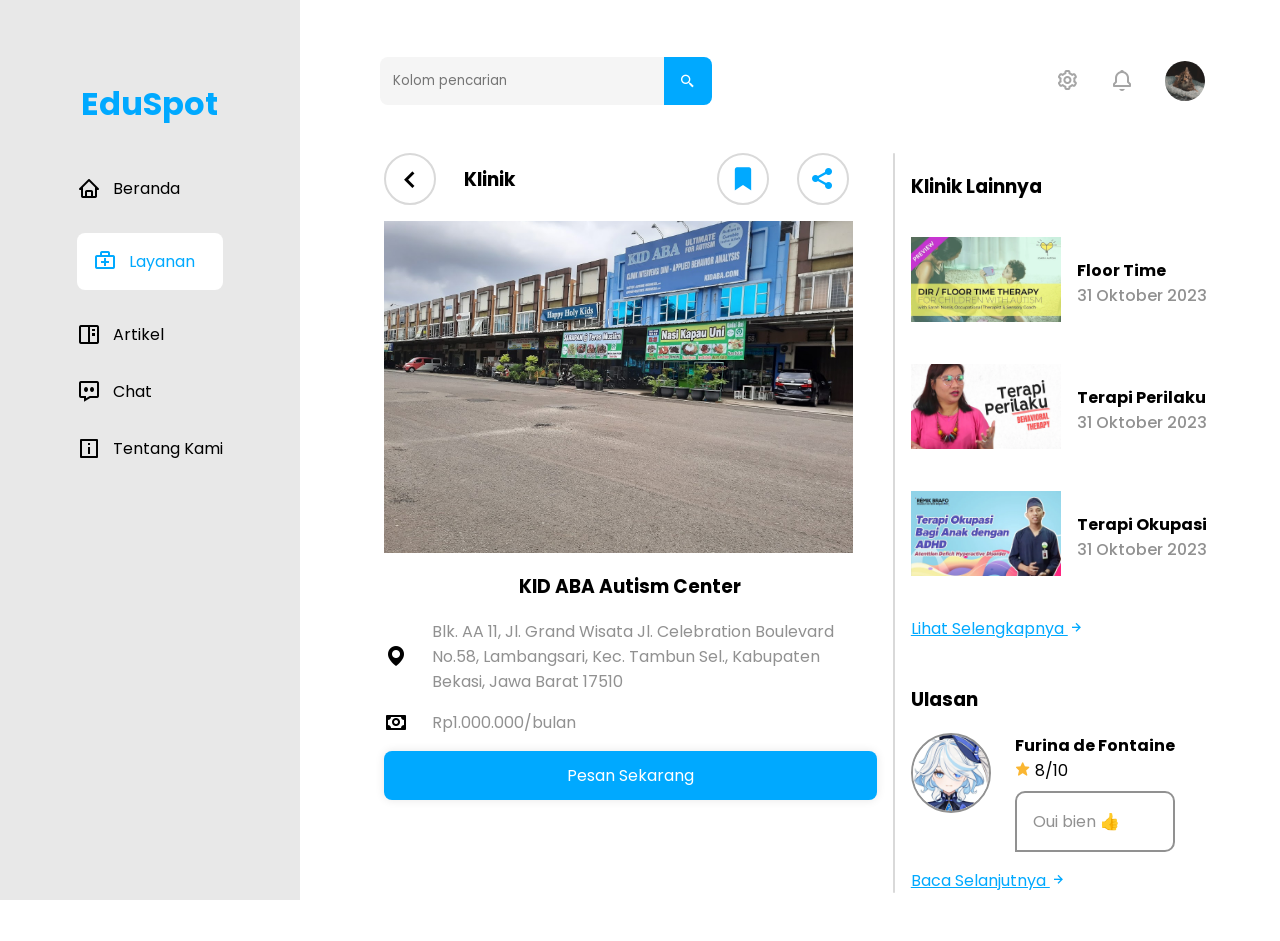
<file: terapi-klinik.html>
<!DOCTYPE html>
<html lang="id">
<head>
    <meta charset="UTF-8">
    <meta name="viewport" content="width=device-width, initial-scale=1.0">
    <title>Terapi | EduSpot</title>

    <!-- CSS -->
    <link rel="stylesheet" href="Style/mainStyle.css">
    <link rel="stylesheet" href="Style/cnslt&trp.css">

    <!-- Boxicon -->
    <link rel="stylesheet" href="https://unpkg.com/boxicons@latest/css/boxicons.min.css">

    <!-- Web Icon -->
    <link rel="icon" href="">

    <!-- Google Fonts -->
    <link rel="preconnect" href="https://fonts.googleapis.com">
    <link rel="preconnect" href="https://fonts.gstatic.com" crossorigin>
    <link href="https://fonts.googleapis.com/css2?family=Poppins:ital,wght@0,100;0,200;0,300;0,400;0,500;0,600;0,700;0,800;0,900;1,100;1,200;1,300;1,400;1,500;1,600;1,700;1,800;1,900&display=swap" rel="stylesheet">
</head>
<body>
    <header>
        <div class="EduSpot-Logo">
            <h1><a href="index.html">EduSpot</a></h1>
        </div>
        <div class="EduSpot-Menu">
            <ul>
                <li><a href="home.html"><i class='bx bx-home'></i> <div>Beranda</div></a></li>
                <li class="active"><a href="service.html"><i class='bx bx-first-aid'></i> <div>Layanan</div></a></li>
                <li><a href="article.html"><i class='bx bx-book-content' ></i> <div>Artikel</div></a></li>
                <li><a href="chat.html"><i class='bx bx-message-dots' ></i> <div>Chat</div></a></li>
                <li><a href="about.html"><i class='bx bx-info-square'></i> <div>Tentang Kami</div></a></li>
                <!-- <li><a href=""><i class='bx bx-info-circle'></i> <div>About</div></a></li> -->
                <!-- Pilih weh mau yg mana, aku rada bingung wkwkwk -->
            </ul>
        </div>
    </header>

    <section class="Topbar"> 
        <!-- ini kayak buat cover -->
        <br>
        <div class="pjqm flex-c-sb">            
            <div class="search-box flex">
                <input type="text" placeholder="Kolom pencarian" id="search-input">
                <i class='bx bx-search-alt-2' id="search-icon"></i>
            </div>
            <div class="settings flex-c-vert">
                <i class='bx bx-cog'></i>
                <i class='bx bx-bell' ></i>
                <img src="Img/elgato.jpeg" alt="">
            </div>
        </div>
    </section>

   <main class="therapy-body flex">
       <section class="consult-isi">
            <div class="flex-c-sb">
                <div class="flex-c-vert">
                    <div class="center-parent back" onclick="location.href='terapi.html'" style="margin-right: 1em;">
                        <i class='bx bx-chevron-left'></i>
                    </div>
                    <div class="profil-dok">
                        <h3 style="margin: auto;">Klinik</h3>
                    </div>
                </div>
                <div class="flex-c-vert">
                    <div class="center-parent back" style="margin-right: 1em;">
                        <i class='bx bxs-bookmark' style="font-size: 1em; color: var(--base-color);"></i>
                    </div>
                    <div class="center-parent back" style="margin-right: 1em;">
                        <i class='bx bxs-share-alt' style="font-size: 1em; color: var(--base-color);"></i>
                    </div>
                </div>

            </div>

            <div class="clinic-img center-parent" style="margin-top: 1em;">
                <img src="Img/lokasi-1.png" alt="">
            </div>

            <h3 class="center">KID ABA Autism Center</h3>
            <div class="flex-c-vert">
                <i class='bx bxs-map' style="font-size: 1.5em; margin-right: 1em;"></i>
                <p>Blk. AA 11, Jl. Grand Wisata Jl. Celebration Boulevard No.58, Lambangsari, Kec. Tambun Sel., Kabupaten Bekasi, Jawa Barat 17510</p>
            </div>
            <div class="flex-c-vert" style="margin: 1em 0;">
                <i class='bx bx-money' style="font-size: 1.5em; margin-right: 1em;"></i>
                <p>Rp1.000.000/bulan</p>
            </div>
            <button class="btnSubmit">Pesan Sekarang</button>

            
        </section>

        <div class="divider-vert" style="margin: 0 1em;"></div>

        <aside>
            <section>
                <h3>Klinik Lainnya</h3>
                <div class="jadwal-list flex-c-vert">
                    <div class="jadwal-img">
                        <img src="Img/hq720.jpg" alt="">
                    </div>
                    <div>
                        <b>Floor Time</b>
                        <p>31 Oktober 2023</p>
                    </div>
                </div>
    
                <div class="jadwal-list flex-c-vert">
                    <div class="jadwal-img">
                        <img src="Img/hq721.jpg" alt="">
                    </div>
                    <div>
                        <b>Terapi Perilaku</b>
                        <p>31 Oktober 2023</p>
                    </div>
                </div>
    
                <div class="jadwal-list flex-c-vert">
                    <div class="jadwal-img">
                        <img src="Img/hq722.jpg" alt="">
                    </div>
                    <div>
                        <b>Terapi Okupasi</b>
                        <p>31 Oktober 2023</p>
                    </div>
                </div>
    
                <div class="artikel-readmore flex" style="text-decoration: underline;">
                    <a href="">Lihat Selengkapnya <i class='bx bx-right-arrow-alt'></i></a>
                </div>
            </section>
            <br>
            <section class="comment-section">
                <h3>Ulasan</h3>
                <div class="flex">
                    <img src="Img/furina.png" alt="" style="margin-right: 1.5em;">
                    <div>
                        <h4>Furina de Fontaine</h4>
                        <div class="flex">
                            <div class="rating">
                                <i class='bx bxs-star'></i> 8/10
                            </div>
                        </div>
                        <p class="comment">Oui bien 👍</p>
                    </div>
                </div>

                <div class="artikel-readmore flex" style="text-decoration: underline;">
                    <a href="">Baca Selanjutnya <i class='bx bx-right-arrow-alt'></i></a>
                </div>
            </section>
        </aside>
    </main>

</body>
</file>
<file: Style/indexStyle.css>
:root{
    --base-color: #00A9FF;
    --p-color: #a5a5a5;
}

*{
    margin: 0;
    padding: 0;
    scroll-behavior: smooth;
    font-family: 'Poppins', sans-serif;
    list-style: none;
    text-decoration: none;
    box-sizing: border-box;
}

.center {
    display: flex;
    justify-content: center;
}

.flex {
    display: flex;
}
a {
    color: black;
}
p {
    color: var(--p-color);
}
button {
    cursor: pointer;
}
header{
    display: flex;
    justify-content: space-between;
    align-items: center;
    background-color: white;
    position: fixed;
    top: 0;
    padding: 2rem 7%;
    width: 100%;
}

.EduSpot-Logo a{
    color: var(--base-color);
    padding-left: 0.5em;
}

.EduSpot-Menu ul{
    display: flex;
}

.EduSpot-Menu a{
    color: black;
    transition: 0.5s;
}

.EduSpot-Menu a:hover, .EduSpot-Menu a:focus,
.Footer-Links a:hover {
    color: var(--base-color);
}

.EduSpot-Menu li{
    margin-top: 0.5em;
    padding-left: 2em;

}

.Eduspot-Logo a{
    color: var(--base-color);
}

.btnLogin{
    border: 1px solid #00A9FF;
    background-color: white;
    padding: 0.7em 2em;
    border-radius: 0.5em;
    transition: 0.5s;
    box-shadow: 0 0 10px rgba(0, 0, 0, 0.1);
}

.btnLogin:hover{
    background-color: var(--base-color);
    color: white !important;
}
.btnSubmit {
    width: 100%;
    font-size: 1em;
    background-color: var(--base-color);
    color: white;
    border: transparent;
    border-radius: 0.5em;
    padding: 12px 37px;
    box-shadow: 0 0 10px rgba(0, 0, 0, 0.1);
    margin-left: 0em;
}

.btnSubmit:hover {
    background-color: white;
    border: 2px solid var(--base-color);
    color: black !important;
    transform: none;
    transition: 0.5s;
}

.hero{
    padding-top: 10em;
}

.hero h1{
    font-size: 2.5em;
    line-height: 1.5em;
    margin-top: 2em;
    margin-left: 2.7em;
}

.hero p{
    font-size: 1em;
    margin-left: 7em;
    line-height: 2em;
    margin-top: 1em;
    color: var(--p-color);
    width: 500px;
}

.btnLogin.oreh {
    margin-left: 7em;
    margin-top: 2em;
}

.Lorentza{
    display: flex;
}

.Meow img{
    width: 70%;
    margin-top: 7.5em;
    margin-left: 12em;
}

.Fateeh{
    background-color: whitesmoke;
    width: 100%;
    padding-top: 8.5em;
    padding-bottom: 6em;
    margin-top: 3em;
}

.Fateeh h2{
    text-align: center;
}

.Service-List {
    display: flex;
    margin: 4em 8%;
}

.cardView {
    width: 40%;
    background-color: white;
    border-radius: 0.5em;
    margin-right: 1em;
}

.cardView i{
    font-size: 2em;
    margin-left: 3.8em;
    margin-top: 1.5em;
    background-color: whitesmoke;
    border-radius: 50%;
    padding: 0.5em;
}

.cardView h4{
    text-align: center;
    margin-top: 1em;
}

.cardView p {
    padding: 0.8em 5%;
    line-height: 1.5em;
    padding-top: 1em;
    padding-bottom: 2em;
    text-align: center;
    color: var(--p-color);
}

.btnLogin.resize {
    font-size: 1em;
}

#about {
    padding-top: 8em;
}
#about h2 {
    text-align: center;
    margin-bottom: 2em;
}
#about img {
    width: 30%;
}

.AboutCard{
    background-color: whitesmoke;
    margin-top: 1em;
    padding: 2em;
    border-radius: 2%;
    width: 600px;
}
.AboutCard b {
    margin-left: 10px;
}
.AboutCard p{
    margin-top: 0.5em;
    line-height: 1.8em;
    padding-left: 2em;
    color: var(--p-color);
}

.Ambraise{
    background-color: whitesmoke;
    width: 100%;
    padding-top: 8em;
    margin-top: 5em;
}
.DanHeng h2{
    margin-left: -1em;
    margin-top: 4em;
    font-size: 2em;
}

.DanHeng p {
    margin-left: -1.7em;
    margin-top: 1em;
    width: 500px;
    color: var(--p-color);
    line-height: 2em;
    text-align: justify;
    margin-bottom: 2em;
}

.DanHeng button {
    margin-left: -1.7em;
    cursor: pointer;
}

footer {
    padding: 100px 100px;
    display: flex;
}

.Footer-About {
    width: 500px;
}

.Footer-About p{
    line-height: 1.8em;
    text-align: justify;
    margin-left: 1.4em;
}
.Footer-About h3 {
    margin-bottom: 0.8em;
    margin-left: 1.2em;
}

.Footer-Links{
    margin-left: 3em;
    margin-top: 0.6em;
}

.Footer-Links li{
    margin-top: 1em;
    margin-left: 3.5em;
}

.Footer-Links a {
    transition: 0.5s;
}

.Footer-Links h3{
    margin-left: 3em;
}

.Footer-Contacts{
    margin-left: 9.5em;
    margin-top: 0.6em;
}

.Footer-Contacts li{
    margin-top: 1em;
    margin-right: 1em;
    border: 1px solid #00A9FF;
    border-radius: 50%;
    transition: 0.5s;
}

.Footer-Contacts li:hover{
    background-color: #00A9FF;
}

.Footer-Contacts i{
    font-size: 1.5em;
    padding: 0.3em;
}

.Footer-Contacts i:hover{
    color: white;
}

.Footer-Contacts ul {
    display: flex;
}
</file>
<file: Style/mainStyle.css>
:root{
    --base-color: #00A9FF;
    --p-color: #919191;
    --nav-bg: #e8e8e8;
}

*{
    margin: 0;
    padding: 0;
    scroll-behavior: smooth;
    font-family: 'Poppins', sans-serif;
    list-style: none;
    text-decoration: none;
    box-sizing: border-box;
}

/* Template CSS */
.center {
    display: flex;
    justify-content: center;
}
.flex {
    display: flex;
}
.flex-c-sb {
    display: flex;
    align-items: center;
    justify-content: space-between;
}
.flex-c-vert {
    display: flex;
    align-items: center;
}
.center-parent {
    display: flex;
    align-items: center;
    justify-content: center;
}
a {
    color: black;
}
p {
    color: var(--p-color);
}
button {
    cursor: pointer;
}
.active {
    background-color: white;
    padding: 1em;
    border-radius: 8px;
}
.active a {
    color: var(--base-color) !important;
}
.divider {
    height: 2px;
    width: 100%;
    flex-shrink: 0;
    border-radius: 10px;
    background-color: #D9D9D9;
}
.divider-vert {
    width: 2px;
    flex-shrink: 0;
    border-radius: 10px;
    background-color: #D9D9D9;
}
.back {
    font-size: 1.75em;
    border: 2px solid #D9D9D9;
    padding: 10px;
    border-radius: 50%;
    width: 52px; height: 52px;
    cursor: pointer;
}
.back i {
    font-size: 1.25em;
}

.rating i {
    color: #fab632;
}

/* Header */
header{
    background-color: var(--nav-bg);
    position: fixed;
    padding: 5rem 6%;
    height: 100%;
    top: 0;
    left: 0;
    z-index: 9999;
}
.EduSpot-Logo {
    text-align: center;
    margin-bottom: 3em;
}
.EduSpot-Logo a{
    color: var(--base-color);
}

.EduSpot-Menu a{
    color: black;
    transition: 0.5s;
    display: flex;
    align-items: center;
}

.EduSpot-Menu a:hover, .EduSpot-Menu a:focus,
.Footer-Links a:hover {
    color: var(--base-color);
}

.EduSpot-Menu li{
    margin: 2em 0;
}

.EduSpot-Menu i {
    font-size: 1.5em;
    margin-right: 0.5em;
}

.Eduspot-Logo a{
    color: var(--base-color);
}

.btnLogin{
    border: 1px solid #00A9FF;
    background-color: white;
    padding: 0.7em 2em;
    border-radius: 0.5em;
    transition: 0.5s;
    box-shadow: 0 0 10px rgba(0, 0, 0, 0.1);
}

.btnLogin:hover{
    background-color: var(--base-color);
    color: white !important;
}
.btnSubmit {
    width: 100%;
    font-size: 1em;
    background-color: var(--base-color);
    color: white;
    border: none;
    border-radius: 0.5em;
    padding: 12px 37px;
    box-shadow: 0 0 10px rgba(0, 0, 0, 0.1);
    transition: 0.5s;
}

.btnSubmit:hover {
    background-color: white;
    border: 2px solid var(--base-color);
    color: black !important;
    transform: none;
}

.pjqm{
    margin-left: 330px;   
}

.Topbar {
    margin: 2em 0;
}

.search-box {
    margin-left: 50px;
}

.search-box input{
    background-color: whitesmoke;
    border: none;
    padding: 1em;
    width: 100%;
    border-radius: 8px 0 0 8px;
}

.search-box i {
    padding: 1em;
    color: white;
    background-color: var(--base-color);
    cursor: pointer;
    border-radius: 0 8px 8px 0;
}

.input-box {
    display: flex;
    justify-content: space-between;
    flex-wrap: wrap;
}

.input-box .input-field {
    position: relative;
    width: 48%; height: 3em;
    margin: 1em 0;
}

.input-box .input-field input {
    width: 100%; height: 100%;
    background: transparent;
    border: 2.5px solid var(--base-color);
    outline: none;
    font-size: 1em;
    border-radius: 6px;
    padding: 1em; 
}

.input-box .input-field input::placeholder {
    color: var(--p-color);
}

.input-box .input-field i {
    position: absolute;
    left: 1em;
    top: 50%;
    transform: translateY(-50%);
    font-size: 1.4em;
    color: var(--base-color);
}

.nhcef h1{
    margin-left: 16em;
}

.jnhuf{
    width: 70%;
    height: 15em;
    background-color: #00A9FF;
    margin-left: 24em;
    margin-top: 1em;
    border-radius: 10px;
}

.settings {
    margin-right: 75px;
}

.settings i {
    font-size: 1.5em;
    margin-right: 1.3em;
    cursor: pointer;
    color:  #a5a5a5
}

.settings img {
    width: 40px; height: 40px;
    border-radius: 50%;
    cursor: pointer;
}

.jniur h2{
    color: white;
    padding-left: 1em;
    font-size: 1.8em;
}

.jniur p{
    color: white;
    margin-left: 1.8em;
    margin-top: 0.5em;
}

.jnjs i{
    margin-left: 1em;
    font-size: 1.8em;
    background-color: white;
    padding: 0.3em;
    border-radius: 100%;
}

.jhidx p{
    color: white;
    margin-left: 1.3em;
}

.hjvd{
    margin-top: 2.5em;
}

.hjgn img{
    margin-left: 5em;
}

.home-cardlist {
    margin-left: 24em;
}

.home-card {
    width: 22.7%;
    margin-right: 10px;
    background: linear-gradient( rgba(0, 0, 0, 0.5), rgba(0, 0, 0, 0.5) ), url(https://images.unsplash.com/photo-1540479859555-17af45c78602?q=80&w=1770&auto=format&fit=crop&ixlib=rb-4.0.3&ixid=M3wxMjA3fDB8MHxwaG90by1wYWdlfHx8fGVufDB8fHx8fA%3D%3D);
    background-position: center;
    height: 9.8em;
    padding: 1em;
    color: white;
    background-size: cover;
    border-radius: 10px;
}
.home-card p {
    color: white;
}

#home-card1 {
    background: linear-gradient( rgba(0, 0, 0, 0.7), rgba(0, 0, 0, 0.7 )), url(../Img/home-card1.jpg);
    background-size: cover;
}

#home-card2 {
    background: linear-gradient( rgba(0, 0, 0, 0.6), rgba(0, 0, 0, 0.6 )), url(../Img/konsultasi.jpg);
    background-size: cover;
}

#home-card3 {
    background: linear-gradient( rgba(0, 0, 0, 0.6), rgba(0, 0, 0, 0.6 )), url(../Img/geming.jpg);
    background-size: cover;
}
</file>
<file: Style/chatStyle.css>
.chat {
    margin-left: 24em;
    margin-top: 6em;
    margin-right: 4em;
    margin-bottom: 4em;
}

.chat-kolom {
    width: 60%;
    margin-right: 1em;
    background-color: antiquewhite;
    border-radius: 10px 10px 0 0;
    height: 800px;
}

.chat-topbar {
    width: 100%;
    background-color: var(--base-color);
    padding: 1em;
    color: white;
    border-radius: 10px;
}

.chat-profile {
    margin-left: 2em;
}

.chat-profile img {
    width: 70px; height: 70px;
    border: 2px solid white;
    border-radius: 50%;
    margin-right: 1.2em;
    object-fit: contain;
    background-color: white;
}

.chat-call {
    margin-right: 50px;
    cursor: pointer;
}

.chat aside {
    width: 40%;
    padding: 1em;
}

.chat aside h2 {
    margin-bottom: 1em;
}

.chat aside h2 {
    font-size: 1.4em;
}

.chat aside .chat-profile {
    margin: 0;
    margin-bottom: 1.3em;
    cursor: pointer;
}

.chat aside .chat-profile img {
    border: 2px solid #d9d9d9;
    width: 60px; height: 60px;
    margin-right: 1.4em;
    object-fit: cover;
}

.chat-isi {
    margin: 2em;
}

.back {
    font-size: 1.5em;
    border: 2px solid white;
}
.message-sent, .message-receive {
    position: relative;
    padding: 0.8em;
}

.message-sent i, .message-receive i {
    font-size: 1.4em;
    margin-right: 0.3em;
}

.message-sent span, .message-receive span {
    display: flex;
    color: #aaaaaa;
}

.message-sent {
    background-color: white;
    width: 60%;
    border-radius: 12px 12px 0 12px;
    left: 14em;
}

.message-sent span {
    justify-content: end;
    margin-right: 1.5em;
}

.message-receive {
    margin: 2em 0;
    width: 60%;
    background-color:aliceblue;
    border-radius: 12px 12px 12px 0;
}

.chat-kolom .input-box {
    margin: 1em 2em;
}

.input-box .input-field {
    position: relative;
    width: 100%; height: 3.2em;
    margin: 1em 0;
}

.input-box .input-field input {
    padding-right: 7.5em;
}

.input-box .input-field i {
    right: 1em;
    left: auto;
    margin-right: 60px;
    cursor: pointer;
}

.input-box .input-field .mic-circle {
    background-color: var(--base-color);
    border-radius: 50%;
    padding: 0.4em;
    cursor: pointer;
    color: white;
    margin-right: auto;
}

.chat-kolom p {
    color: black;
}
</file>
<file: Style/community.css>
.chat {
    margin-left: 25em;
    margin-right: 4em;
    margin-top: 12em;
    margin-bottom: 2em;
}

.chat-kolom {
    width: 100%;
    margin-right: 1em;
    background-color: antiquewhite;
    border-radius: 10px 10px 0 0;
    height: 800px;
}

.chat-topbar {
    width: 100%;
    background-color: var(--base-color);
    padding: 1em;
    color: white;
    border-radius: 10px;
}

.chat-profile {
    margin-left: 2em;
}

.chat-profile img {
    width: 70px; height: 70px;
    border: 2px solid white;
    border-radius: 50%;
    margin-right: 1.2em;
    object-fit: contain;
    background-color: white;
}

.chat-call {
    margin-right: 50px;
    cursor: pointer;
}

.chat aside {
    width: 40%;
    padding: 1em;
}

.chat aside h2 {
    margin-bottom: 1em;
}

.chat aside h2 {
    font-size: 1.4em;
}

.chat aside .chat-profile {
    margin: 0;
    margin-bottom: 1.3em;
    cursor: pointer;
}

.chat aside .chat-profile img {
    border: 2px solid #d9d9d9;
    width: 60px; height: 60px;
    margin-right: 1.4em;
    object-fit: cover;
}

.chat-isi {
    margin: 1em;
}

.back {
    font-size: 1.5em;
    border: 2px solid white;
}
.message-sent, .message-receive {
    position: relative;
    padding: 0.8em;
}

.message-sent i, .message-receive i {
    font-size: 1.4em;
    margin-left: 10em;
}

.message-sent span, .message-receive span {
    display: flex;
    color: #aaaaaa;
}

.message-sent {
    background-color: white;
    width: 60%;
    border-radius: 12px 12px 0 12px;
    left: 23em;
}

.message-sent span {
    justify-content: end;
    margin-right: 1.5em;
}

.message-receive {
    margin: 2em 0;
    width: 60%;
    background-color:aliceblue;
    border-radius: 12px 12px 12px 0;
}

.message-receive2 {
    margin: 2em 0;
    width: 60%;
    background-color:aliceblue;
    border-radius: 12px 12px 12px 0;
}

.chat-kolom .input-box {
    margin: 1em 0em;
}

.input-box .input-field {
    position: relative;
    width: 180%; height: 3.2em;
    margin: 1em;
    margin-top: 5em;
}

.input-box .input-field input {
    padding-right: 7.5em;
}

.input-box .input-field i {
    right: 1em;
    left: auto;
    margin-right: 60px;
    cursor: pointer;
}

.input-box .input-field .mic-circle {
    background-color: var(--base-color);
    border-radius: 50%;
    padding: 0.4em;
    cursor: pointer;
    color: white;
    margin-right: auto;
}

.chat-kolom p {
    color: black;
}

section{
    margin-top: -10em;
}

.message-receive img{
    width: 10%;
    height: 2em;
}
</file>
<file: Style/cnslt&trp.css>
.consult-body {
    margin-left: 24em;
    margin-top: 2em;
    margin-bottom: 3em;
    width: 70%;
}

.therapy-body {
    margin-left: 24em;
    margin-top: 3em;
    margin-bottom: 3em;
    width: 70%;
}


.jnhuf {
    height: auto;
}

.jniur {
    width: 90%;
}

.article-lainnya{
    width: 25%;
    background-color: whitesmoke;
    border-radius: 2%;
    margin-right: 1em;
    padding-bottom: 2em;
    cursor: pointer;
}

.article-lainnya img{
    width: 100%;
    height: 13em;
    object-fit: contain;
    background-color: var(--base-color);
    border-radius: 10px;
}

.icon-article-beneran i{
    color: var(--base-color);
    margin-left: 1em;
    font-size: 1.2em;
    margin-top: 0.7em;
}

.article-lainnya h4{
    margin-left: 1em;
    margin-right: 0.7em;
    margin-top: 0.4em;
}

.article-lainnya .flex {
    margin-left: 1.5em;
}

.article-lainnya .rating {
    margin-top: 0.2em;
}

.artikel-readmore {
    margin-top: 1em;
    color: var(--base-color);
}

.artikel-readmore a {
    color: var(--base-color);
}

.chat-profile {
    margin: 1.5em 1em;
    cursor: pointer;
}

.chat-profile img {
    width: 70px; height: 70px;
    border-radius: 50%;
    margin-right: 1.2em;
    object-fit: contain;
    background-color: var(--base-color);
}

.chat aside {
    width: 40%;
    padding: 1em;
}

.chat aside h2 {
    margin-bottom: 1em;
}

.chat aside h2 {
    font-size: 1.4em;
}

.chat aside .chat-profile {
    margin: 0;
    margin-bottom: 1.3em;
    cursor: pointer;
}

.chat aside .chat-profile img {
    border: 2px solid #d9d9d9;
    width: 60px; height: 60px;
    margin-right: 1.4em;
    object-fit: cover;
}

/* CONSULT */

.consult-isi {
    width:55%;
}

.consult-isi b {
    color: var(--base-color);
}

.consult-isi img {
    border-radius: 50%;
    background-color: var(--base-color);
    width: 100px; height: 100px;
    object-fit: contain;
    margin-right: 1.5em;
}

.pasien, .exp, .consult-isi .rate {
    text-align: center;
}

h3 {
    margin: 1em 0;
}

.divider-vert {
    margin: 0 2em;
}

.profil-dok span {
    margin: 1em 0;
}

.consult-isi iframe {
    width: 100%;
    height: 150px;
}

/* THERAPY */
.therapy-body .article-lainnya img {
    object-fit: cover;
}

.therapy-body .article-lainnya {
    width: 30%;
}

.therapy-body aside {
    width: 40%;
}

.terapi-button {
    width: 100%;
    color: white;
    background-color: #1E2A4D;
    margin-bottom: 1em;
    padding: 1.5em;
    cursor: pointer;
    border-radius: 8px;
}

.terapi-button i {
    font-size: 1.5em;
}

.terapi-button .flex-c-sb .flex i {
    margin-right: 1em;
}

.jadwal-terapi {
    width: 100%;
}

.jadwal-terapi p {
    color: black;
}

.jadwal-img img {
    width: 200px; height: 150px;
    object-fit: contain;
    margin-right: 1em;
    cursor: pointer;
}

.jadwal-top {
    margin-left: 13.5em;
}

#jadwal-title {
    width: 12.75em;
}

#jadwal-date {
    width: 14em;
}

.jadwal-list i {
    color: var(--base-color);
    font-size: 2em;
    cursor: pointer;
    margin-left: 1.2em;
}

.jadwal-list b {
    width: 12.75em;
    cursor: pointer;
}

.jadwal-list p {
    width: 14em;
    font-weight: 500;
}

/* TERAPI DIY & KLINIK TERAPI */
.therapy-body iframe {
    height: 331px;
}

.therapy-body aside img {
    width: 150px;
    height: 120px;
}

.clinic-img img{
    width: 100%;
    border-radius: 0;
    height: 332px;
    object-fit: cover;
}

.therapy-body aside .comment-section img {
    border-radius: 50%;
    border: 2px solid #919191;
    height: 80px; width: 80px;
}

.comment {
    margin-top: 0.5em;
    padding: 1em;
    border: 2px solid #919191;
    border-radius: 10px 10px 10px 0;
    max-width: 22em;
}
</file>
<file: Style/loginStyle.css>
body{
    background-image: url(https://images.unsplash.com/photo-1504438190342-5951e134ffee?q=80&w=1770&auto=format&fit=crop&ixlib=rb-4.0.3&ixid=M3wxMjA3fDB8MHxwaG90by1wYWdlfHx8fGVufDB8fHx8fA%3D%3D);
    background-repeat: no-repeat;
    height: 50%;
}
.ghj{
    width: 53em;
    background-color: white;
    height: 32.5em;
    border-radius: 10px;
    margin-top: 6em;
    display: flex;
    align-items: center;
    justify-content: space-around;
}

.itu {
    width: 40%;
}

.ljh i{
    color: var(--base-color);
    font-size: 1.5em;
}

.fggr{
    display: flex;
}

.httf h4{
    color: var(--base-color);
    font-size: 1em;
    margin-left: 1em;
}

.ghj h3{
    margin-top: 0.3em;
}

.ghj p{
    font-size: 0.88em;
    margin-top: 0.5em;
}

.googlenihboss {
    margin-top: 0.6em;
}

.googlenihboss .btnSubmit {
    display: flex;
    align-items: center;
}

.googlenihboss i {
    font-size: 1.5em;
    margin-right: 5px;
}

.buatflex{
    display: flex;
}

.ihgr{
    width: 3em;
    height: 0.1em;
    background-color: whitesmoke;
    margin-top: 2em;
}

.hieg{
    display: flex;
}

.dfsv li{
    font-size: 0.7em;
    margin-top: 2.2em;
    margin-left: 4em;
    color: #909090;
}

.remember {
    display: flex;
    justify-content: space-between;
    font-size: 0.85em;
}
.remember a {
    text-align: end;
    color: var(--base-color);
}

.ini p {
    text-align: center;
    text-decoration: underline;
}

.ini b {
    color: var(--base-color);
}

/* REGISTER */
.register-body {
    display: flex;
    justify-content: center;
    align-items: center;
    min-height: 100vh;
    background-size: cover;
    background-position: center;
}

.register {
    width: 750px;
    border: 2px solid var(--base-color);
    box-shadow: 0 0 10px rgba(0,0,0, 0.5);
    background-color: white;
    border-radius: 10px;
    padding: 40px 35px 35px;
    margin-top: 4em;
}

.register h1 {
    font-size: 2em;
    text-align: center;
    margin-bottom: 15px;
}

.register .input-box {
    display: flex;
    justify-content: space-between;
    flex-wrap: wrap;
}

.input-box .input-field {
    position: relative;
    width: 48%; height: 3em;
    margin: 1em 0;
}

.input-box .input-field input {
    width: 100%; height: 100%;
    background: transparent;
    border: 2.5px solid var(--base-color);
    outline: none;
    font-size: 1em;
    border-radius: 6px;
    padding: 15px 15px 15px 50px;
}

.input-box .input-field input::placeholder {
    color: var(--p-color);
}

.input-box .input-field i {
    position: absolute;
    left: 1em;
    top: 50%;
    transform: translateY(-50%);
    font-size: 1.4em;
    color: var(--base-color);
}

.register label {
    display: inline-block;
    font-size: 1em;
    margin: 10px 20px;
}

.register label input, .remember label input {
    accent-color: var(--base-color);
    margin-right: 5px;
    outline-color: white;
    cursor: pointer;
}
</file>
